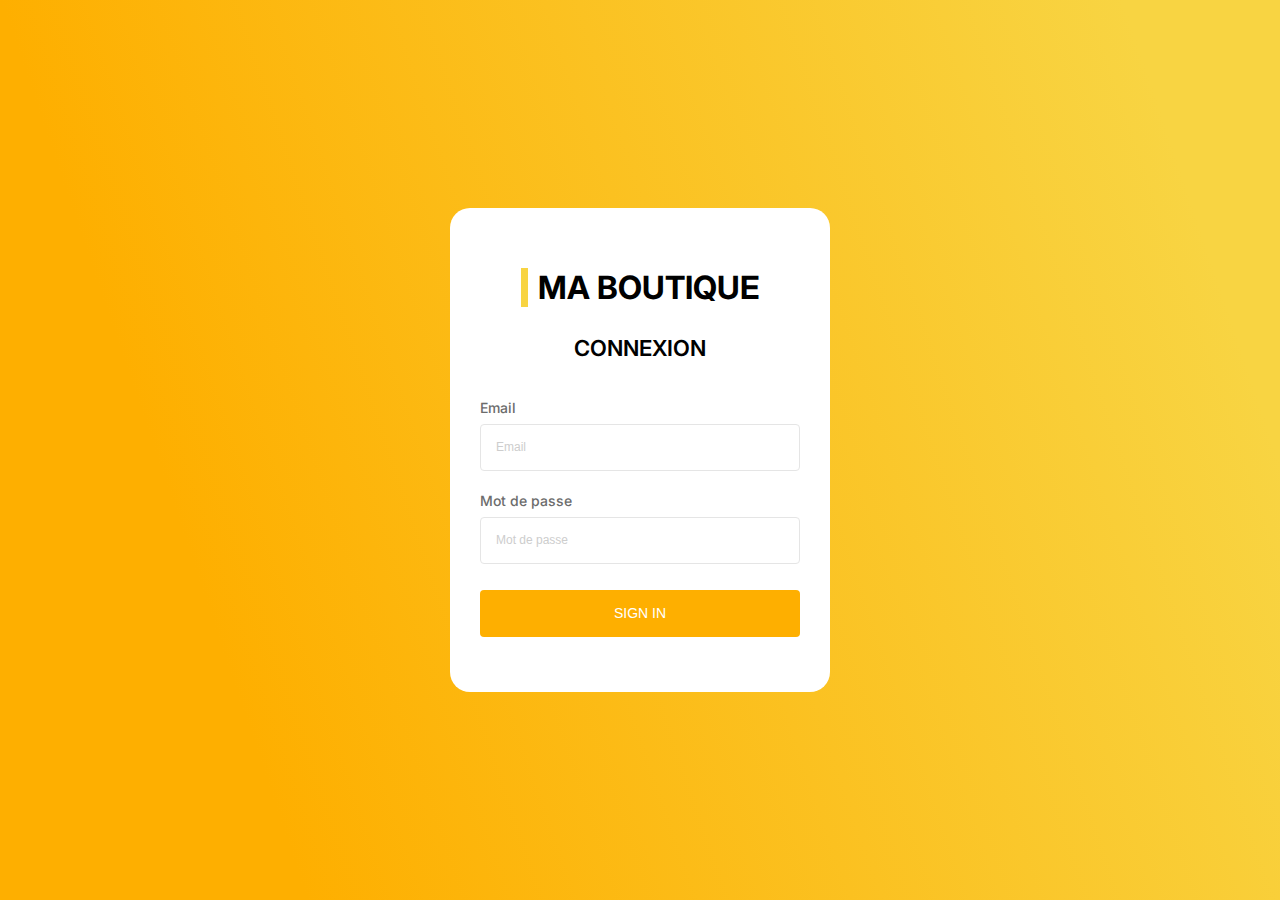
<file: html/index.html>
<!DOCTYPE html>
<html lang="en">

<head>
    <meta charset="UTF-8">
    <meta name="viewport" content="width=device-width, initial-scale=1.0">

    <!-- Google Fonts -->
    <link rel="preconnect" href="https://fonts.googleapis.com">
    <link rel="preconnect" href="https://fonts.gstatic.com" crossorigin>
    <link
        href="https://fonts.googleapis.com/css2?family=Inter:ital,opsz,wght@0,14..32,100..900;1,14..32,100..900&family=Montserrat:ital,wght@0,100..900;1,100..900&display=swap"
        rel="stylesheet">

    <title>Login</title>

    <!-- CSS -->
    <link rel="stylesheet" href="../css/style.css">
    <link rel="stylesheet" href="../css/components.css">
    <link rel="stylesheet" href="../css/pages/index.css">
</head>

<body>
    <main class="signin">
        <div class="holder">
            <div class="heading">
                <span></span>
                <h1>MA BOUTIQUE</h1>
            </div>

            <p class="typography" style="color: black; font-size: 22px; font-weight: 600">
                CONNEXION
            </p>

            <div class="signin-form">
                <div class="input-text">
                    <label for="email">Email</label>
                    <input type="email" name="email" placeholder="Email" />
                </div>
                <div class="input-text">
                    <label for="password">Mot de passe</label>
                    <input type="password" name="password" placeholder="Mot de passe" />
                </div>
                <button class="button" onclick="window.location.href='enregistrement-products.html'">SIGN IN</button>
            </div>
        </div>
    </main>
</body>

</html>
</file>
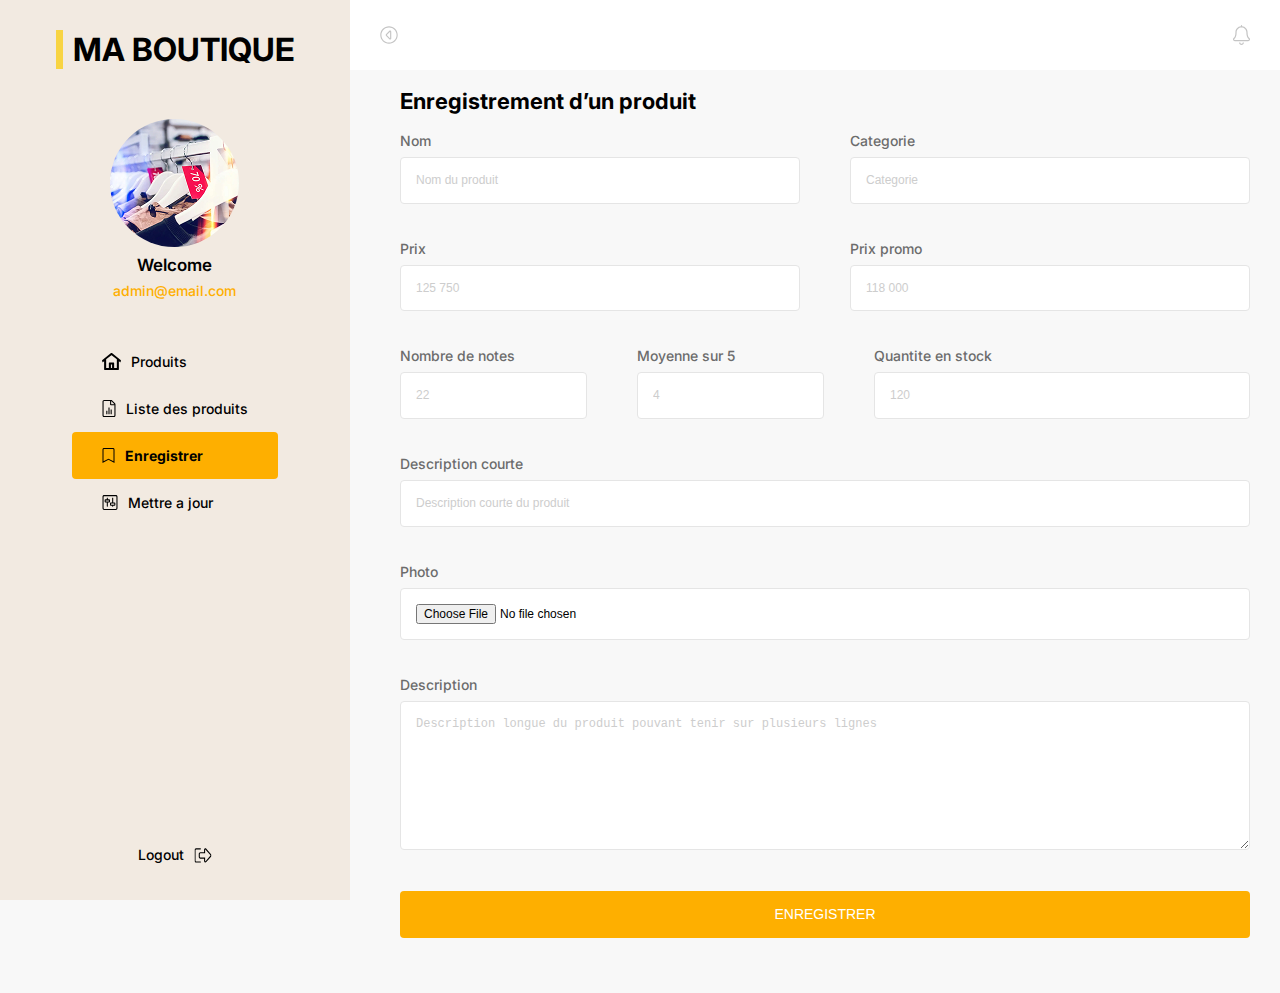
<file: html/enregistrement-products.html>
<!DOCTYPE html>
<html lang="en">

<head>
    <meta charset="UTF-8">
    <meta name="viewport" content="width=device-width, initial-scale=1.0">

    <!-- Google Fonts -->
    <link rel="preconnect" href="https://fonts.googleapis.com">
    <link rel="preconnect" href="https://fonts.gstatic.com" crossorigin>
    <link
        href="https://fonts.googleapis.com/css2?family=Inter:ital,opsz,wght@0,14..32,100..900;1,14..32,100..900&family=Montserrat:ital,wght@0,100..900;1,100..900&display=swap"
        rel="stylesheet">

    <title>Enregistrement produits</title>

    <!-- CSS -->
    <link rel="stylesheet" href="../css/style.css">
    <link rel="stylesheet" href="../css/components.css">
    <link rel="stylesheet" href="../css/pages/enregistrement_produit.css">
</head>

<body>
    <main class="enregistrement-produit">
        <!-- Sidebar -->
        <div class="sidebar">
            <aside>
                <div class="heading">
                    <span></span>
                    <h1>MA BOUTIQUE</h1>
                </div>
                <div class="profile">
                    <img src="../assets/images/shop.png" alt="Shop" />
                    <p class="typography" style="color: black; font-size: 17px; font-weight: 600; text-align: center;">
                        Welcome
                    </p>
                    <p class="typography"
                        style="color: #FEAF00; font-size: 14px; font-weight: 500; text-align: center;">
                        admin@email.com
                    </p>
                </div>

                <div class="links">
                    <a href="liste-produits.html" class="icon-link">
                        <img src="../assets/icons/dashboard.svg" alt="Dashboard" />
                        <span>Produits</span>
                    </a>
                    <a href="liste-produits.html" class="icon-link">
                        <img src="../assets/icons/products.svg" alt="Products" />
                        <span>Liste des produits</span>
                    </a>
                    <a href="enregistrement-products.html" class="icon-link active-icon-link">
                        <img src="../assets/icons/save.svg" alt="Save" />
                        <span>Enregistrer</span>
                    </a>
                    <a href="mise-a-jour-products.html" class="icon-link">
                        <img src="../assets/icons/update.svg" alt="Update" />
                        <span>Mettre a jour</span>
                    </a>
                </div>

            </aside>
            <a href="index.html" class="icon-link reversed-icon-link">
                <img src="../assets/icons/logout.svg" alt="Logout" />
                <span>Logout</span>
            </a>
        </div>

        <form class="content">
            <div class="toolbar">
                <img src="../assets/icons/arrow-left.svg" alt="Arrow left" />
                <img src="../assets/icons/bell.svg" alt="Bell" />
            </div>

            <section>
                <p class="typography" style="color: black; font-size: 22px; font-weight: 700; text-align: start;">
                    Enregistrement d’un produit
                </p>
                <div class="names">

                    <div class="input-text">
                        <label for="name">Nom</label>
                        <input type="text" name="name" placeholder="Nom du produit" />
                    </div>
                    <div class="input-text">
                        <label for="category">Categorie</label>
                        <input type="text" name="category" placeholder="Categorie" />
                    </div>
                </div>
                <div class="prices">
                    <div class="input-text">
                        <label for="price">Prix</label>
                        <input type="number" name="price" placeholder="125 750" />
                    </div>
                    <div class="input-text">
                        <label for="promoPrice">Prix promo</label>
                        <input type="number" name="promoPrice" placeholder="118 000" />
                    </div>
                </div>
                <div class="stats">
                    <div class="numbers">

                        <div class="input-text">
                            <label for="promoPrice">Nombre de notes</label>
                            <input type="number" name="promoPrice" placeholder="22" />
                        </div>
                        <div class="input-text">
                            <label for="promoPrice">Moyenne sur 5</label>
                            <input type="number" name="promoPrice" placeholder="4" />
                        </div>
                    </div>
                    <div class="input-text">
                        <label for="quantity">Quantite en stock</label>
                        <input type="number" name="quantity" placeholder="120" />
                    </div>
                </div>
                <div class="input-text">
                    <label for="shortDescription">Description courte</label>
                    <input type="text" name="shortDescription" placeholder="Description courte du produit" />
                </div>
                <div class="input-text">
                    <label for="image">Photo</label>
                    <input type="file" name="image" placeholder="photo/du/produit.jpg" />
                </div>
                <div class="input-text">
                    <label for="description">Description</label>
                    <textarea name="description" rows="8"
                        placeholder="Description longue du produit pouvant tenir sur plusieurs lignes"></textarea>
                </div>
                <button class="button" onclick="window.location.href='liste-products.html'">Enregistrer</button>
            </section>
        </form>
    </main>
</body>

</html>
</file>
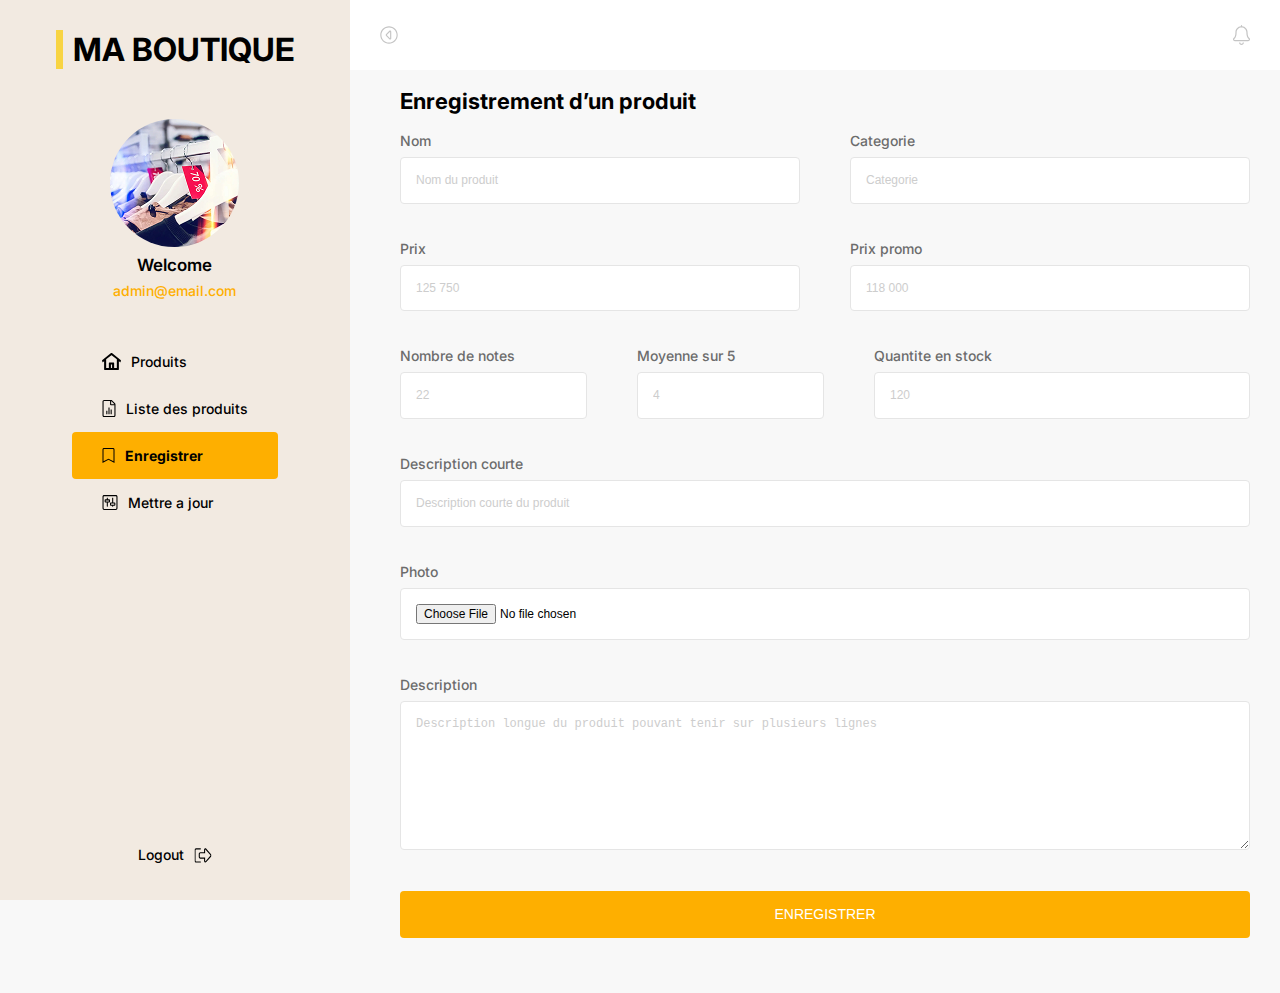
<file: html/enregistrement-produit.html>
<!DOCTYPE html>
<html lang="en">

<head>
    <meta charset="UTF-8">
    <meta name="viewport" content="width=device-width, initial-scale=1.0">

    <!-- Google Fonts -->
    <link rel="preconnect" href="https://fonts.googleapis.com">
    <link rel="preconnect" href="https://fonts.gstatic.com" crossorigin>
    <link
        href="https://fonts.googleapis.com/css2?family=Inter:ital,opsz,wght@0,14..32,100..900;1,14..32,100..900&family=Montserrat:ital,wght@0,100..900;1,100..900&display=swap"
        rel="stylesheet">

    <title>Enregistrement produits</title>

    <!-- CSS -->
    <link rel="stylesheet" href="../css/style.css">
    <link rel="stylesheet" href="../css/components.css">
    <link rel="stylesheet" href="../css/pages/enregistrement_produit.css">
</head>

<body>
    <main class="enregistrement-produit">
        <!-- Sidebar -->
        <div class="sidebar">
            <aside>
                <div class="heading">
                    <span></span>
                    <h1>MA BOUTIQUE</h1>
                </div>
                <div class="profile">
                    <img src="../assets/images/shop.png" alt="Shop" />
                    <p class="typography" style="color: black; font-size: 17px; font-weight: 600; text-align: center;">
                        Welcome
                    </p>
                    <p class="typography"
                        style="color: #FEAF00; font-size: 14px; font-weight: 500; text-align: center;">
                        admin@email.com
                    </p>
                </div>

                <div class="links">
                    <a href="liste-produits.html" class="icon-link">
                        <img src="../assets/icons/dashboard.svg" alt="Dashboard" />
                        <span>Produits</span>
                    </a>
                    <a href="liste-produits.html" class="icon-link">
                        <img src="../assets/icons/products.svg" alt="Products" />
                        <span>Liste des produits</span>
                    </a>
                    <a href="enregistrement-produit.html" class="icon-link active-icon-link">
                        <img src="../assets/icons/save.svg" alt="Save" />
                        <span>Enregistrer</span>
                    </a>
                    <a href="mise-a-jour-produit.html" class="icon-link">
                        <img src="../assets/icons/update.svg" alt="Update" />
                        <span>Mettre a jour</span>
                    </a>
                </div>

            </aside>
            <a href="index.html" class="icon-link reversed-icon-link">
                <img src="../assets/icons/logout.svg" alt="Logout" />
                <span>Logout</span>
            </a>
        </div>

        <form class="content">
            <div class="toolbar">
                <img src="../assets/icons/arrow-left.svg" alt="Arrow left" />
                <img src="../assets/icons/bell.svg" alt="Bell" />
            </div>

            <section>
                <p class="typography" style="color: black; font-size: 22px; font-weight: 700; text-align: start;">
                    Enregistrement d’un produit
                </p>
                <div class="names">

                    <div class="input-text">
                        <label for="name">Nom</label>
                        <input type="text" name="name" placeholder="Nom du produit" />
                    </div>
                    <div class="input-text">
                        <label for="category">Categorie</label>
                        <input type="text" name="category" placeholder="Categorie" />
                    </div>
                </div>
                <div class="prices">
                    <div class="input-text">
                        <label for="price">Prix</label>
                        <input type="number" name="price" placeholder="125 750" />
                    </div>
                    <div class="input-text">
                        <label for="promoPrice">Prix promo</label>
                        <input type="number" name="promoPrice" placeholder="118 000" />
                    </div>
                </div>
                <div class="stats">
                    <div class="numbers">

                        <div class="input-text">
                            <label for="promoPrice">Nombre de notes</label>
                            <input type="number" name="promoPrice" placeholder="22" />
                        </div>
                        <div class="input-text">
                            <label for="promoPrice">Moyenne sur 5</label>
                            <input type="number" name="promoPrice" placeholder="4" />
                        </div>
                    </div>
                    <div class="input-text">
                        <label for="quantity">Quantite en stock</label>
                        <input type="number" name="quantity" placeholder="120" />
                    </div>
                </div>
                <div class="input-text">
                    <label for="shortDescription">Description courte</label>
                    <input type="text" name="shortDescription" placeholder="Description courte du produit" />
                </div>
                <div class="input-text">
                    <label for="image">Photo</label>
                    <input type="file" name="image" placeholder="photo/du/produit.jpg" />
                </div>
                <div class="input-text">
                    <label for="description">Description</label>
                    <textarea name="description" rows="8"
                        placeholder="Description longue du produit pouvant tenir sur plusieurs lignes"></textarea>
                </div>
                <button class="button" onclick="window.location.href='liste-products.html'">Enregistrer</button>
            </section>
        </form>
    </main>
</body>

</html>
</file>
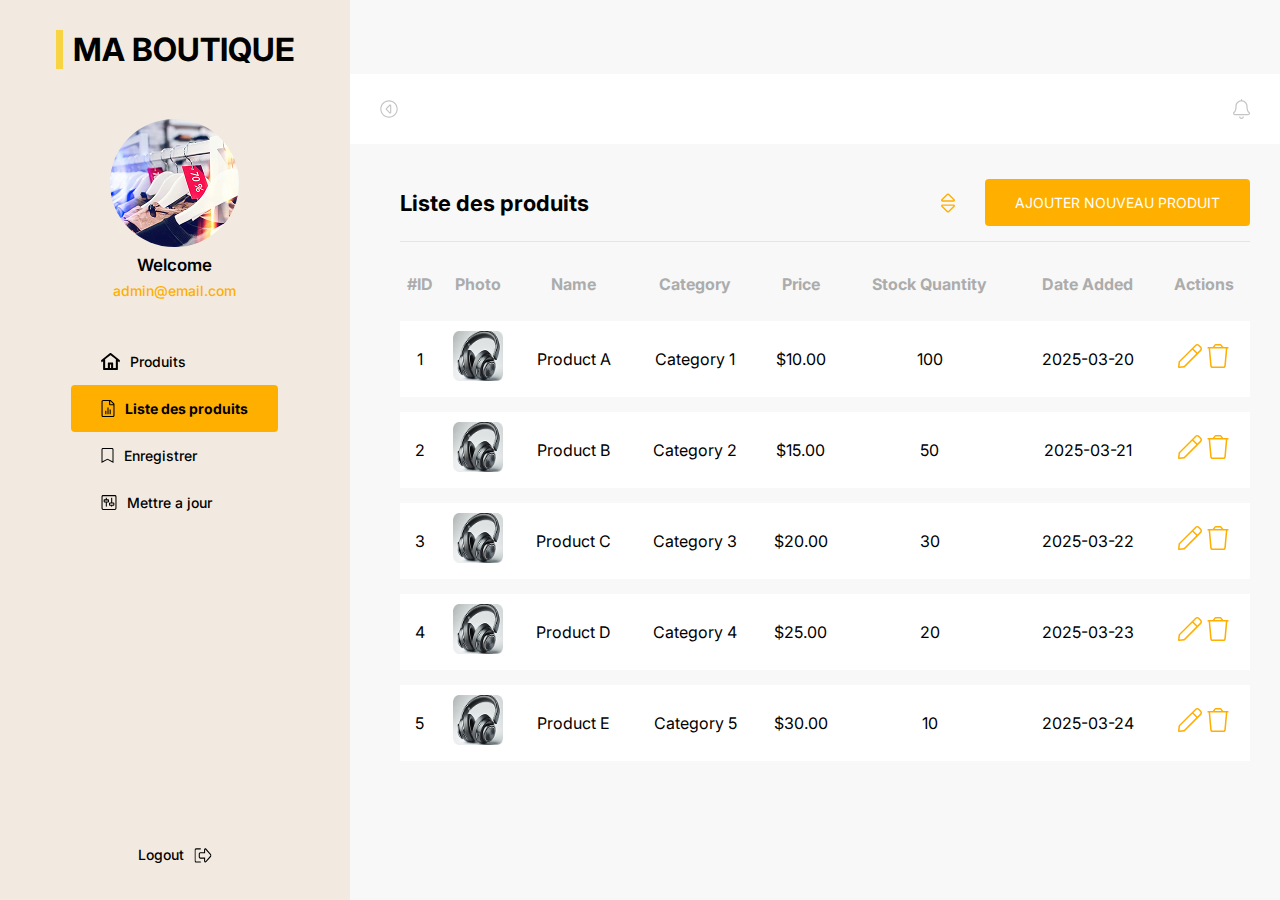
<file: html/liste-produits.html>
<!DOCTYPE html>
<html lang="en">

<head>
    <meta charset="UTF-8">
    <meta name="viewport" content="width=device-width, initial-scale=1.0">

    <!-- Google Fonts -->
    <link rel="preconnect" href="https://fonts.googleapis.com">
    <link rel="preconnect" href="https://fonts.gstatic.com" crossorigin>
    <link
        href="https://fonts.googleapis.com/css2?family=Inter:ital,opsz,wght@0,14..32,100..900;1,14..32,100..900&family=Montserrat:ital,wght@0,100..900;1,100..900&display=swap"
        rel="stylesheet">

    <title>Liste produits</title>

    <!-- CSS -->
    <link rel="stylesheet" href="../css/style.css">
    <link rel="stylesheet" href="../css/components.css">
    <link rel="stylesheet" href="../css/pages/liste_produit.css">
</head>

<body>
    <main class="liste-produits">
        <!-- Sidebar -->
        <div class="sidebar">
            <aside>
                <div class="heading">
                    <span></span>
                    <h1>MA BOUTIQUE</h1>
                </div>
                <div class="profile">
                    <img src="../assets/images/shop.png" alt="Shop" />
                    <p class="typography" style="color: black; font-size: 17px; font-weight: 600; text-align: center;">
                        Welcome
                    </p>
                    <p class="typography"
                        style="color: #FEAF00; font-size: 14px; font-weight: 500; text-align: center;">
                        admin@email.com
                    </p>
                </div>

                <div class="links">
                    <a href="liste-produits.html" class="icon-link">
                        <img src="../assets/icons/dashboard.svg" alt="Dashboard" />
                        <span>Produits</span>
                    </a>
                    <a href="liste-produits.html" class="icon-link active-icon-link">
                        <img src="../assets/icons/products.svg" alt="Products" />
                        <span>Liste des produits</span>
                    </a>
                    <a href="enregistrement-produit.html" class="icon-link">
                        <img src="../assets/icons/save.svg" alt="Save" />
                        <span>Enregistrer</span>
                    </a>
                    <a href="mise-a-jour-produit.html" class="icon-link">
                        <img src="../assets/icons/update.svg" alt="Update" />
                        <span>Mettre a jour</span>
                    </a>
                </div>

            </aside>
            <a href="index.html" class="icon-link reversed-icon-link">
                <img src="../assets/icons/logout.svg" alt="Logout" />
                <span>Logout</span>
            </a>
        </div>

        <form class="content">
            <div class="toolbar">
                <img src="../assets/icons/arrow-left.svg" alt="Arrow left" />
                <img src="../assets/icons/bell.svg" alt="Bell" />
            </div>

            <section>
                <div class="action-heading">
                    <p class="typography" style="color: black; font-size: 22px; font-weight: 700; text-align: start;">
                        Liste des produits
                    </p>
                    <div class="action">
                        <img src="../assets/icons/sort.svg" alt="Sort icon">
                        <a class="button" onclick="window.location.href='enregistrement-produit.html'">AJOUTER NOUVEAU PRODUIT</a>
                    </div>
                </div>


                <table class="products-table">
                    <thead>
                        <tr>
                            <th>#ID</th>
                            <th>Photo</th>
                            <th>Name</th>
                            <th>Category</th>
                            <th>Price</th>
                            <th>Stock Quantity</th>
                            <th>Date Added</th>
                            <th>Actions</th>
                        </tr>
                    </thead>
                    <tbody>
                        <tr>
                            <td>1</td>
                            <td><img src="../assets/images/product.png" alt="Product 1"
                                    style="width: 50px; height: 50px;"></td>
                            <td>Product A</td>
                            <td>Category 1</td>
                            <td>$10.00</td>
                            <td>100</td>
                            <td>2025-03-20</td>
                            <td>
                                <img src="../assets/icons/edit.svg" alt="Edit icon" class="action-icon" onclick="window.location.href='mise-a-jour-produit.html'">
                                <img src="../assets/icons/delete.svg" alt="Delete icon" class="action-icon"
                                    onclick="openModal()">
                            </td>
                        </tr>
                        <tr>
                            <td>2</td>
                            <td><img src="../assets/images/product.png" alt="Product 2"
                                    style="width: 50px; height: 50px;"></td>
                            <td>Product B</td>
                            <td>Category 2</td>
                            <td>$15.00</td>
                            <td>50</td>
                            <td>2025-03-21</td>
                            <td>
                                <img src="../assets/icons/edit.svg" alt="Edit icon" class="action-icon" onclick="window.location.href='mise-a-jour-produit.html'">
                                <img src="../assets/icons/delete.svg" alt="Delete icon" class="action-icon"
                                    onclick="openModal()">
                            </td>
                        </tr>
                        <tr>
                            <td>3</td>
                            <td><img src="../assets/images/product.png" alt="Product 3"
                                    style="width: 50px; height: 50px;"></td>
                            <td>Product C</td>
                            <td>Category 3</td>
                            <td>$20.00</td>
                            <td>30</td>
                            <td>2025-03-22</td>
                            <td>
                                <img src="../assets/icons/edit.svg" alt="Edit icon" class="action-icon" onclick="window.location.href='mise-a-jour-produit.html'">
                                <img src="../assets/icons/delete.svg" alt="Delete icon" class="action-icon"
                                    onclick="openModal()">
                            </td>
                        </tr>
                        <tr>
                            <td>4</td>
                            <td><img src="../assets/images/product.png" alt="Product 4"
                                    style="width: 50px; height: 50px;"></td>
                            <td>Product D</td>
                            <td>Category 4</td>
                            <td>$25.00</td>
                            <td>20</td>
                            <td>2025-03-23</td>
                            <td>
                                <img src="../assets/icons/edit.svg" alt="Edit icon" class="action-icon" onclick="window.location.href='mise-a-jour-produit.html'">
                                <img src="../assets/icons/delete.svg" alt="Delete icon" class="action-icon"
                                    onclick="openModal()">
                            </td>
                        </tr>
                        <tr>
                            <td>5</td>
                            <td><img src="../assets/images/product.png" alt="Product 5"
                                    style="width: 50px; height: 50px;"></td>
                            <td>Product E</td>
                            <td>Category 5</td>
                            <td>$30.00</td>
                            <td>10</td>
                            <td>2025-03-24</td>
                            <td>
                                <img src="../assets/icons/edit.svg" alt="Edit icon" class="action-icon" onclick="window.location.href='mise-a-jour-produit.html'">
                                <img src="../assets/icons/delete.svg" alt="Delete icon" class="action-icon"
                                    onclick="openModal()">
                            </td>
                        </tr>
                    </tbody>
                </table>
            </section>
        </form>
    </main>

    <!-- Modal -->
    <main class="modal">
        <div class="content">
            <div class="action-heading" style="border:none;">
                <div class="heading">
                    <span style="background-color: #EA4637;"></span>
                    <h1>MA BOUTIQUE</h1>
                </div>
                <img src="../assets/icons/close.svg" alt="Close" class="action-icon" onclick="closeModal()" />
            </div>

            <p class="typography" style="color: black; font-size: 16px; font-weight: 600; text-align: start;">
                Confirmer la suppression du produit.
            </p>

            <div class='input-text input-text-inlined'>
                <label for='name'>Name</label>
                <input type='text' name='name' placeholder='Headphone' />
            </div>

            <button style="background-color: #EA4637;width: 80%;margin: 0 auto;" class="button"
                onclick="window.location.href='liste-produits.html'">CONFIRMER</button>

        </div>
    </main>
    <script src="../js/script.js"></script>
</body>

</html>
</file>
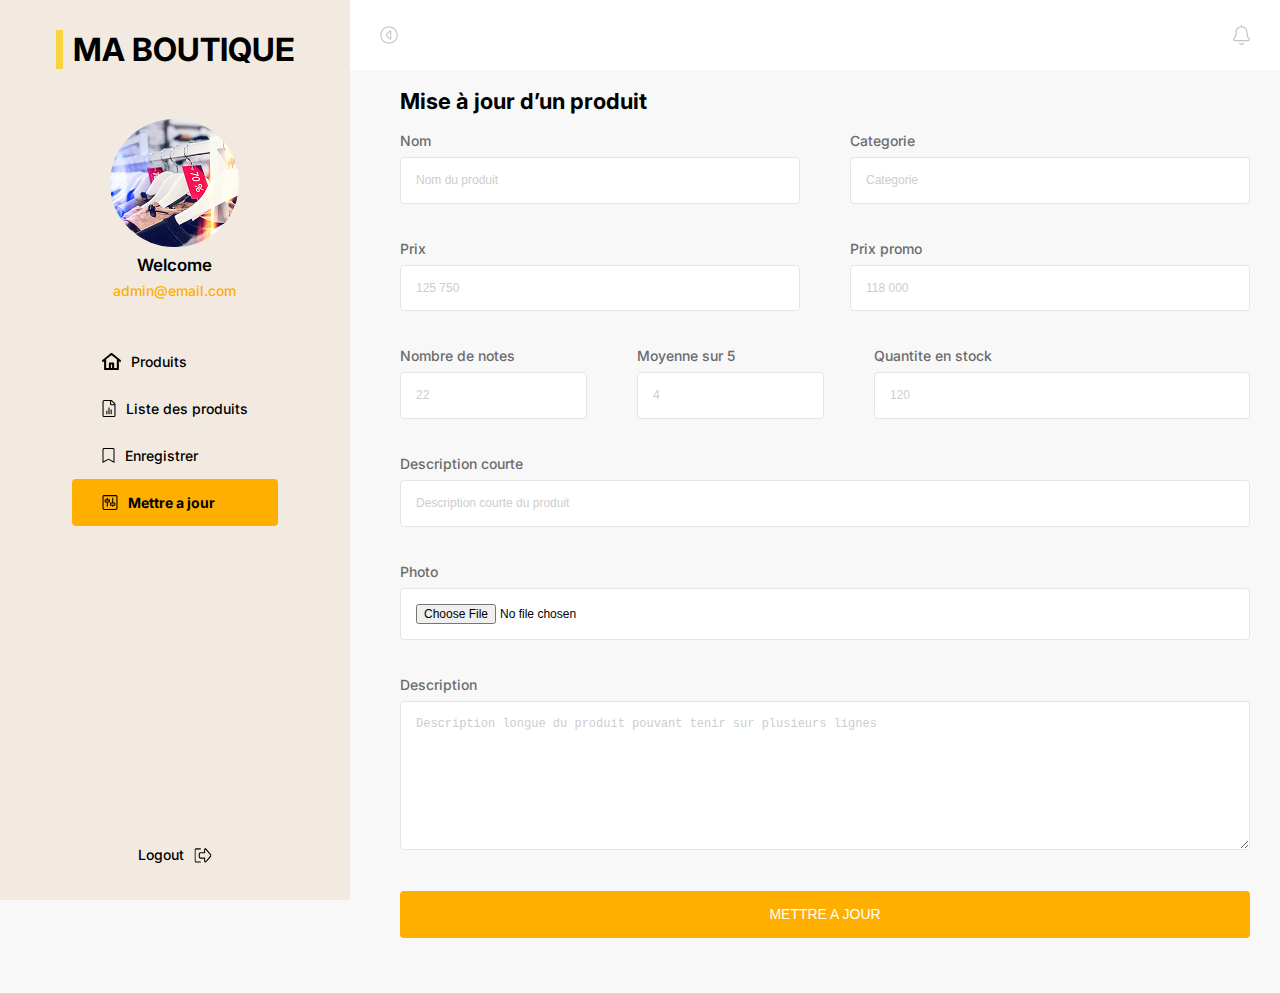
<file: html/mise-a-jour-produit.html>
<!DOCTYPE html>
<html lang="en">

<head>
    <meta charset="UTF-8">
    <meta name="viewport" content="width=device-width, initial-scale=1.0">

    <!-- Google Fonts -->
    <link rel="preconnect" href="https://fonts.googleapis.com">
    <link rel="preconnect" href="https://fonts.gstatic.com" crossorigin>
    <link
        href="https://fonts.googleapis.com/css2?family=Inter:ital,opsz,wght@0,14..32,100..900;1,14..32,100..900&family=Montserrat:ital,wght@0,100..900;1,100..900&display=swap"
        rel="stylesheet">

    <title>Enregistrement produits</title>

    <!-- CSS -->
    <link rel="stylesheet" href="../css/style.css">
    <link rel="stylesheet" href="../css/components.css">
    <link rel="stylesheet" href="../css/pages/enregistrement_produit.css">
</head>

<body>
    <main class="enregistrement-produit">
        <!-- Sidebar -->
        <div class="sidebar">
            <aside>
                <div class="heading">
                    <span></span>
                    <h1>MA BOUTIQUE</h1>
                </div>
                <div class="profile">
                    <img src="../assets/images/shop.png" alt="Shop" />
                    <p class="typography" style="color: black; font-size: 17px; font-weight: 600; text-align: center;">
                        Welcome
                    </p>
                    <p class="typography"
                        style="color: #FEAF00; font-size: 14px; font-weight: 500; text-align: center;">
                        admin@email.com
                    </p>
                </div>

                <div class="links">
                    <a href="liste-produits.html" class="icon-link">
                        <img src="../assets/icons/dashboard.svg" alt="Dashboard" />
                        <span>Produits</span>
                    </a>
                    <a href="liste-produits.html" class="icon-link">
                        <img src="../assets/icons/products.svg" alt="Products" />
                        <span>Liste des produits</span>
                    </a>
                    <a href="enregistrement-produit.html" class="icon-link">
                        <img src="../assets/icons/save.svg" alt="Save" />
                        <span>Enregistrer</span>
                    </a>
                    <a href="mise-a-jour-produit.html" class="icon-link active-icon-link">
                        <img src="../assets/icons/update.svg" alt="Update" />
                        <span>Mettre a jour</span>
                    </a>
                </div>

            </aside>
            <a href="index.html" class="icon-link reversed-icon-link">
                <img src="../assets/icons/logout.svg" alt="Logout" />
                <span>Logout</span>
            </a>
        </div>

        <form class="content">
            <div class="toolbar">
                <img src="../assets/icons/arrow-left.svg" alt="Arrow left" />
                <img src="../assets/icons/bell.svg" alt="Bell" />
            </div>

            <section>
                <p class="typography" style="color: black; font-size: 22px; font-weight: 700; text-align: start;">
                    Mise à jour d’un produit
                </p>
                <div class="names">

                    <div class="input-text">
                        <label for="name">Nom</label>
                        <input type="text" name="name" placeholder="Nom du produit" />
                    </div>
                    <div class="input-text">
                        <label for="category">Categorie</label>
                        <input type="text" name="category" placeholder="Categorie" />
                    </div>
                </div>
                <div class="prices">
                    <div class="input-text">
                        <label for="price">Prix</label>
                        <input type="number" name="price" placeholder="125 750" />
                    </div>
                    <div class="input-text">
                        <label for="promoPrice">Prix promo</label>
                        <input type="number" name="promoPrice" placeholder="118 000" />
                    </div>
                </div>
                <div class="stats">
                    <div class="numbers">

                        <div class="input-text">
                            <label for="promoPrice">Nombre de notes</label>
                            <input type="number" name="promoPrice" placeholder="22" />
                        </div>
                        <div class="input-text">
                            <label for="promoPrice">Moyenne sur 5</label>
                            <input type="number" name="promoPrice" placeholder="4" />
                        </div>
                    </div>
                    <div class="input-text">
                        <label for="quantity">Quantite en stock</label>
                        <input type="number" name="quantity" placeholder="120" />
                    </div>
                </div>
                <div class="input-text">
                    <label for="shortDescription">Description courte</label>
                    <input type="text" name="shortDescription" placeholder="Description courte du produit" />
                </div>
                <div class="input-text">
                    <label for="image">Photo</label>
                    <input type="file" name="image" placeholder="photo/du/produit.jpg" />
                </div>
                <div class="input-text">
                    <label for="description">Description</label>
                    <textarea name="description" rows="8"
                        placeholder="Description longue du produit pouvant tenir sur plusieurs lignes"></textarea>
                </div>
                <button class="button" onclick="window.location.href='liste-products.html'">Mettre a jour</button>
            </section>
        </form>
    </main>
</body>

</html>
</file>
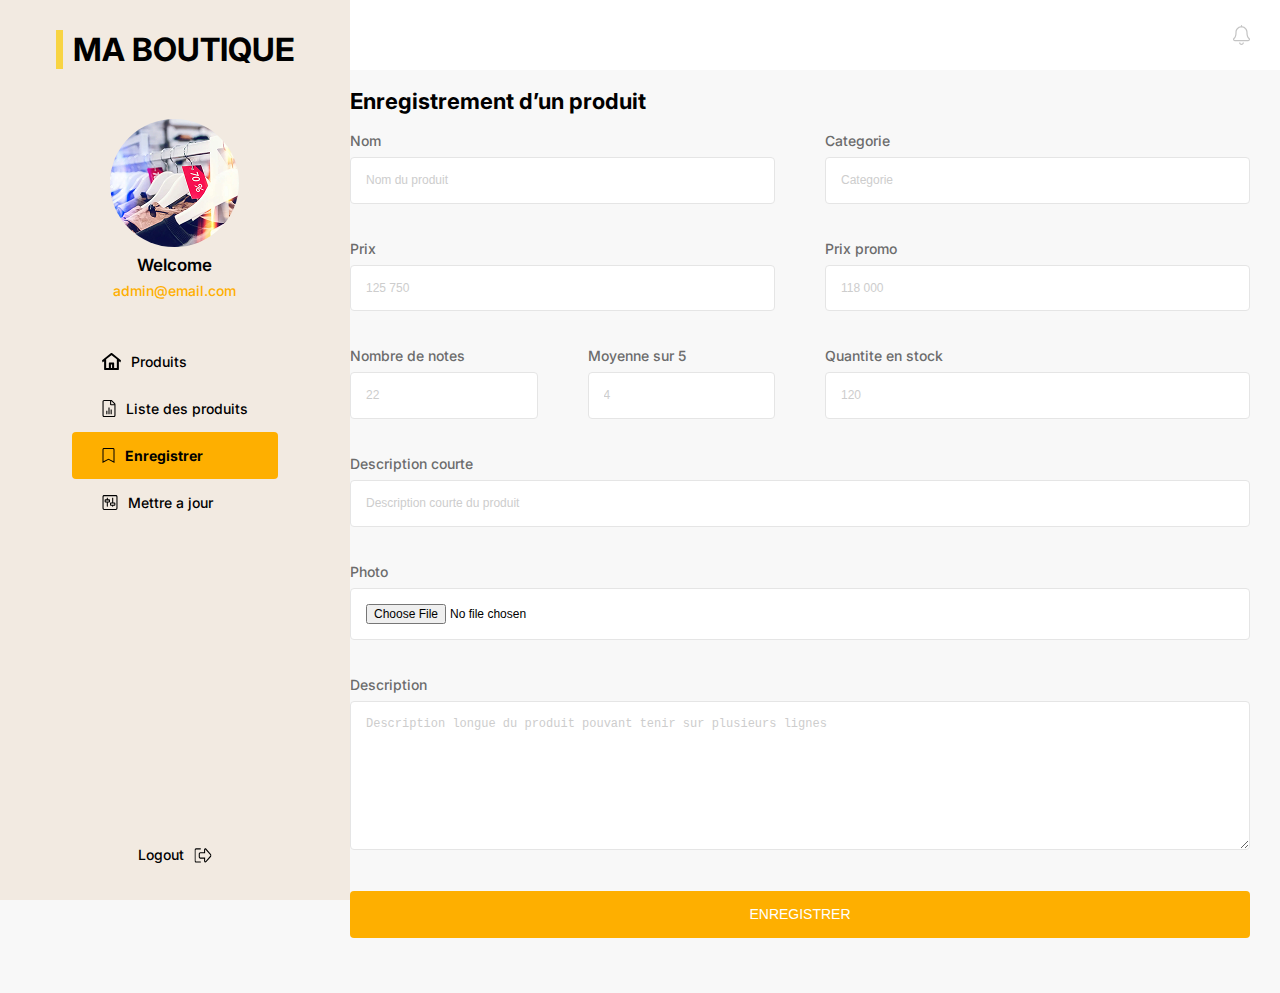
<file: html/admin/enregistrement-produit.html>
<!DOCTYPE html>
<html lang="en">

<head>
    <meta charset="UTF-8">
    <meta name="viewport" content="width=device-width, initial-scale=1.0">

    <!-- Google Fonts -->
    <link rel="preconnect" href="https://fonts.googleapis.com">
    <link rel="preconnect" href="https://fonts.gstatic.com" crossorigin>
    <link
        href="https://fonts.googleapis.com/css2?family=Inter:ital,opsz,wght@0,14..32,100..900;1,14..32,100..900&family=Montserrat:ital,wght@0,100..900;1,100..900&display=swap"
        rel="stylesheet">

    <title>Enregistrement produits</title>

    <!-- CSS -->
    <link rel="stylesheet" href="../../css/style.css">
    <link rel="stylesheet" href="../../css/components.css">
    <link rel="stylesheet" href="../../css/pages/admin/enregistrement_produit.css">
</head>

<body>
    <main class="enregistrement-produit">
        <!-- Sidebar -->
        <div class="sidebar">
            <aside>
                <div class="heading">
                    <span></span>
                    <h1>MA BOUTIQUE</h1>
                </div>
                <div class="profile">
                    <img src="../../assets/images/shop.png" alt="Shop" />
                    <p class="typography" style="color: black; font-size: 17px; font-weight: 600; text-align: center;">
                        Welcome
                    </p>
                    <p class="typography"
                        style="color: #FEAF00; font-size: 14px; font-weight: 500; text-align: center;">
                        admin@email.com
                    </p>
                </div>

                <div class="links">
                    <a href="../admin/liste-produits.html" class="icon-link">
                        <img src="../../assets/icons/dashboard.svg" alt="Dashboard" />
                        <span>Produits</span>
                    </a>
                    <a href="../admin/liste-produits.html" class="icon-link">
                        <img src="../../assets/icons/products.svg" alt="Products" />
                        <span>Liste des produits</span>
                    </a>
                    <a href="../admin/enregistrement-produit.html" class="icon-link active-icon-link">
                        <img src="../../assets/icons/save.svg" alt="Save" />
                        <span>Enregistrer</span>
                    </a>
                    <a href="../admin/mise-a-jour-produit.html" class="icon-link">
                        <img src="../../assets/icons/update.svg" alt="Update" />
                        <span>Mettre a jour</span>
                    </a>
                </div>

            </aside>
            <a href="../index.html" class="icon-link reversed-icon-link">
                <img src="../../assets/icons/logout.svg" alt="Logout" />
                <span>Logout</span>
            </a>
        </div>

        <form class="content">
            <div class="toolbar">
                <img src="../../assets/icons/arrow-left.svg" alt="Arrow left" />
                <img src="../../assets/icons/bell.svg" alt="Bell" />
            </div>

            <section>
                <p class="typography" style="color: black; font-size: 22px; font-weight: 700; text-align: start;">
                    Enregistrement d’un produit
                </p>
                <div class="names">

                    <div class="input-text">
                        <label for="name">Nom</label>
                        <input type="text" name="name" placeholder="Nom du produit" />
                    </div>
                    <div class="input-text">
                        <label for="category">Categorie</label>
                        <input type="text" name="category" placeholder="Categorie" />
                    </div>
                </div>
                <div class="prices">
                    <div class="input-text">
                        <label for="price">Prix</label>
                        <input type="number" name="price" placeholder="125 750" />
                    </div>
                    <div class="input-text">
                        <label for="promoPrice">Prix promo</label>
                        <input type="number" name="promoPrice" placeholder="118 000" />
                    </div>
                </div>
                <div class="stats">
                    <div class="numbers">

                        <div class="input-text">
                            <label for="promoPrice">Nombre de notes</label>
                            <input type="number" name="promoPrice" placeholder="22" />
                        </div>
                        <div class="input-text">
                            <label for="promoPrice">Moyenne sur 5</label>
                            <input type="number" name="promoPrice" placeholder="4" />
                        </div>
                    </div>
                    <div class="input-text">
                        <label for="quantity">Quantite en stock</label>
                        <input type="number" name="quantity" placeholder="120" />
                    </div>
                </div>
                <div class="input-text">
                    <label for="shortDescription">Description courte</label>
                    <input type="text" name="shortDescription" placeholder="Description courte du produit" />
                </div>
                <div class="input-text">
                    <label for="image">Photo</label>
                    <input type="file" name="image" placeholder="photo/du/produit.jpg" />
                </div>
                <div class="input-text">
                    <label for="description">Description</label>
                    <textarea name="description" rows="8"
                        placeholder="Description longue du produit pouvant tenir sur plusieurs lignes"></textarea>
                </div>
                <button class="button" onclick="window.location.href='liste-products.html'">Enregistrer</button>
            </section>
        </form>
    </main>
</body>

</html>
</file>
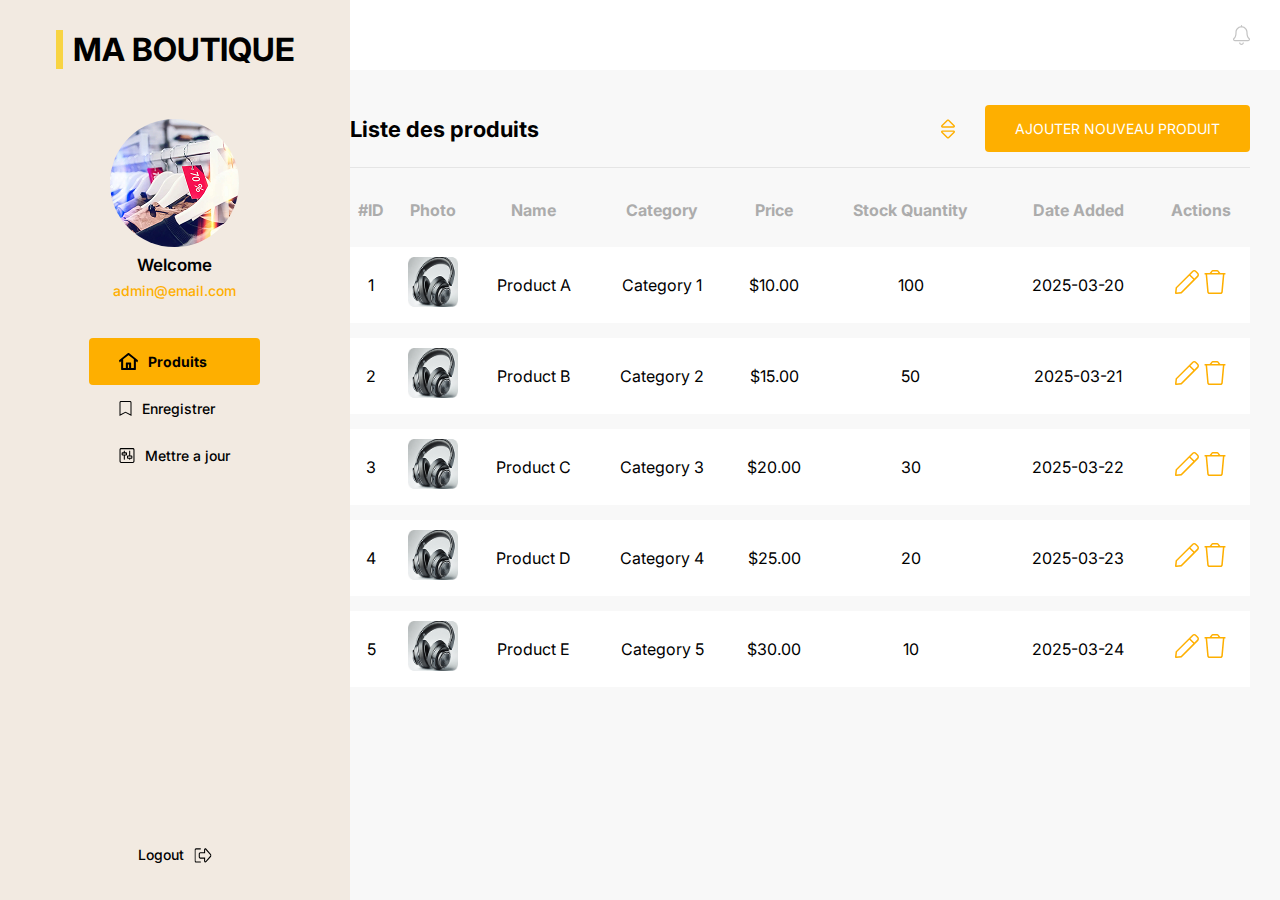
<file: html/admin/liste-produits.html>
<!DOCTYPE html>
<html lang="en">

<head>
    <meta charset="UTF-8">
    <meta name="viewport" content="width=device-width, initial-scale=1.0">

    <!-- Google Fonts -->
    <link rel="preconnect" href="https://fonts.googleapis.com">
    <link rel="preconnect" href="https://fonts.gstatic.com" crossorigin>
    <link
        href="https://fonts.googleapis.com/css2?family=Inter:ital,opsz,wght@0,14..32,100..900;1,14..32,100..900&family=Montserrat:ital,wght@0,100..900;1,100..900&display=swap"
        rel="stylesheet">

    <title>Liste produits</title>

    <!-- CSS -->
    <link rel="stylesheet" href="../../css/style.css">
    <link rel="stylesheet" href="../../css/components.css">
    <link rel="stylesheet" href="../../css/pages/admin/liste_produit.css">
</head>

<body>
    <main class="liste-produits">
        <!-- Sidebar -->
        <div class="sidebar">
            <aside>
                <div class="heading">
                    <span></span>
                    <h1>MA BOUTIQUE</h1>
                </div>
                <div class="profile">
                    <img src="../../assets/images/shop.png" alt="Shop" />
                    <p class="typography" style="color: black; font-size: 17px; font-weight: 600; text-align: center;">
                        Welcome
                    </p>
                    <p class="typography"
                        style="color: #FEAF00; font-size: 14px; font-weight: 500; text-align: center;">
                        admin@email.com
                    </p>
                </div>

                <div class="links">
                    <a href="../admin/liste-produits.html" class="icon-link active-icon-link">
                        <img src="../../assets/icons/dashboard.svg" alt="Products" />
                        <span>Produits</span>
                    </a>
                    <a href="../admin/enregistrement-produit.html" class="icon-link">
                        <img src="../../assets/icons/save.svg" alt="Save" />
                        <span>Enregistrer</span>
                    </a>
                    <a href="../admin/mise-a-jour-produit.html" class="icon-link">
                        <img src="../../assets/icons/update.svg" alt="Update" />
                        <span>Mettre a jour</span>
                    </a>
                </div>

            </aside>
            <a href="../index.html" class="icon-link reversed-icon-link">
                <img src="../../assets/icons/logout.svg" alt="Logout" />
                <span>Logout</span>
            </a>
        </div>

        <form class="content">
            <div class="toolbar">
                <img src="../../assets/icons/arrow-left.svg" alt="Arrow left" />
                <img src="../../assets/icons/bell.svg" alt="Bell" />
            </div>

            <section>
                <div class="action-heading">
                    <p class="typography" style="color: black; font-size: 22px; font-weight: 700; text-align: start;">
                        Liste des produits
                    </p>
                    <div class="action">
                        <img src="../../assets/icons/sort.svg" alt="Sort icon">
                        <a class="button" onclick="window.location.href='enregistrement-produit.html'">AJOUTER NOUVEAU PRODUIT</a>
                    </div>
                </div>


                <table class="products-table">
                    <thead>
                        <tr>
                            <th>#ID</th>
                            <th>Photo</th>
                            <th>Name</th>
                            <th>Category</th>
                            <th>Price</th>
                            <th>Stock Quantity</th>
                            <th>Date Added</th>
                            <th>Actions</th>
                        </tr>
                    </thead>
                    <tbody>
                        <tr>
                            <td>1</td>
                            <td><img src="../../assets/images/product.png" alt="Product 1"
                                    style="width: 50px; height: 50px;"></td>
                            <td>Product A</td>
                            <td>Category 1</td>
                            <td>$10.00</td>
                            <td>100</td>
                            <td>2025-03-20</td>
                            <td>
                                <img src="../../assets/icons/edit.svg" alt="Edit icon" class="action-icon" onclick="window.location.href='../admin/mise-a-jour-produit.html'">
                                <img src="../../assets/icons/delete.svg" alt="Delete icon" class="action-icon"
                                    onclick="openModal()">
                            </td>
                        </tr>
                        <tr>
                            <td>2</td>
                            <td><img src="../../assets/images/product.png" alt="Product 2"
                                    style="width: 50px; height: 50px;"></td>
                            <td>Product B</td>
                            <td>Category 2</td>
                            <td>$15.00</td>
                            <td>50</td>
                            <td>2025-03-21</td>
                            <td>
                                <img src="../../assets/icons/edit.svg" alt="Edit icon" class="action-icon" onclick="window.location.href='../admin/mise-a-jour-produit.html'">
                                <img src="../../assets/icons/delete.svg" alt="Delete icon" class="action-icon"
                                    onclick="openModal()">
                            </td>
                        </tr>
                        <tr>
                            <td>3</td>
                            <td><img src="../../assets/images/product.png" alt="Product 3"
                                    style="width: 50px; height: 50px;"></td>
                            <td>Product C</td>
                            <td>Category 3</td>
                            <td>$20.00</td>
                            <td>30</td>
                            <td>2025-03-22</td>
                            <td>
                                <img src="../../assets/icons/edit.svg" alt="Edit icon" class="action-icon" onclick="window.location.href='../admin/mise-a-jour-produit.html'">
                                <img src="../../assets/icons/delete.svg" alt="Delete icon" class="action-icon"
                                    onclick="openModal()">
                            </td>
                        </tr>
                        <tr>
                            <td>4</td>
                            <td><img src="../../assets/images/product.png" alt="Product 4"
                                    style="width: 50px; height: 50px;"></td>
                            <td>Product D</td>
                            <td>Category 4</td>
                            <td>$25.00</td>
                            <td>20</td>
                            <td>2025-03-23</td>
                            <td>
                                <img src="../../assets/icons/edit.svg" alt="Edit icon" class="action-icon" onclick="window.location.href='../admin/mise-a-jour-produit.html'">
                                <img src="../../assets/icons/delete.svg" alt="Delete icon" class="action-icon"
                                    onclick="openModal()">
                            </td>
                        </tr>
                        <tr>
                            <td>5</td>
                            <td><img src="../../assets/images/product.png" alt="Product 5"
                                    style="width: 50px; height: 50px;"></td>
                            <td>Product E</td>
                            <td>Category 5</td>
                            <td>$30.00</td>
                            <td>10</td>
                            <td>2025-03-24</td>
                            <td>
                                <img src="../../assets/icons/edit.svg" alt="Edit icon" class="action-icon" onclick="window.location.href='../admin/mise-a-jour-produit.html'">
                                <img src="../../assets/icons/delete.svg" alt="Delete icon" class="action-icon"
                                    onclick="openModal()">
                            </td>
                        </tr>
                    </tbody>
                </table>
            </section>
        </form>
    </main>

    <!-- Modal -->
    <main class="modal">
        <div class="content">
            <div class="action-heading" style="border:none;">
                <div class="heading">
                    <span style="background-color: #EA4637;"></span>
                    <h1>MA BOUTIQUE</h1>
                </div>
                <img src="../../assets/icons/close.svg" alt="Close" class="action-icon" onclick="closeModal()" />
            </div>

            <p class="typography" style="color: black; font-size: 16px; font-weight: 600; text-align: start;">
                Confirmer la suppression du produit.
            </p>

            <div class='input-text input-text-inlined'>
                <label for='name'>Name</label>
                <input type='text' name='name' placeholder='Headphone' />
            </div>

            <button style="background-color: #EA4637;width: 80%;margin: 0 auto;" class="button"
                onclick="window.location.href='liste-produits.html'">CONFIRMER</button>

        </div>
    </main>
    <script src="../../js/script.js"></script>
</body>

</html>
</file>
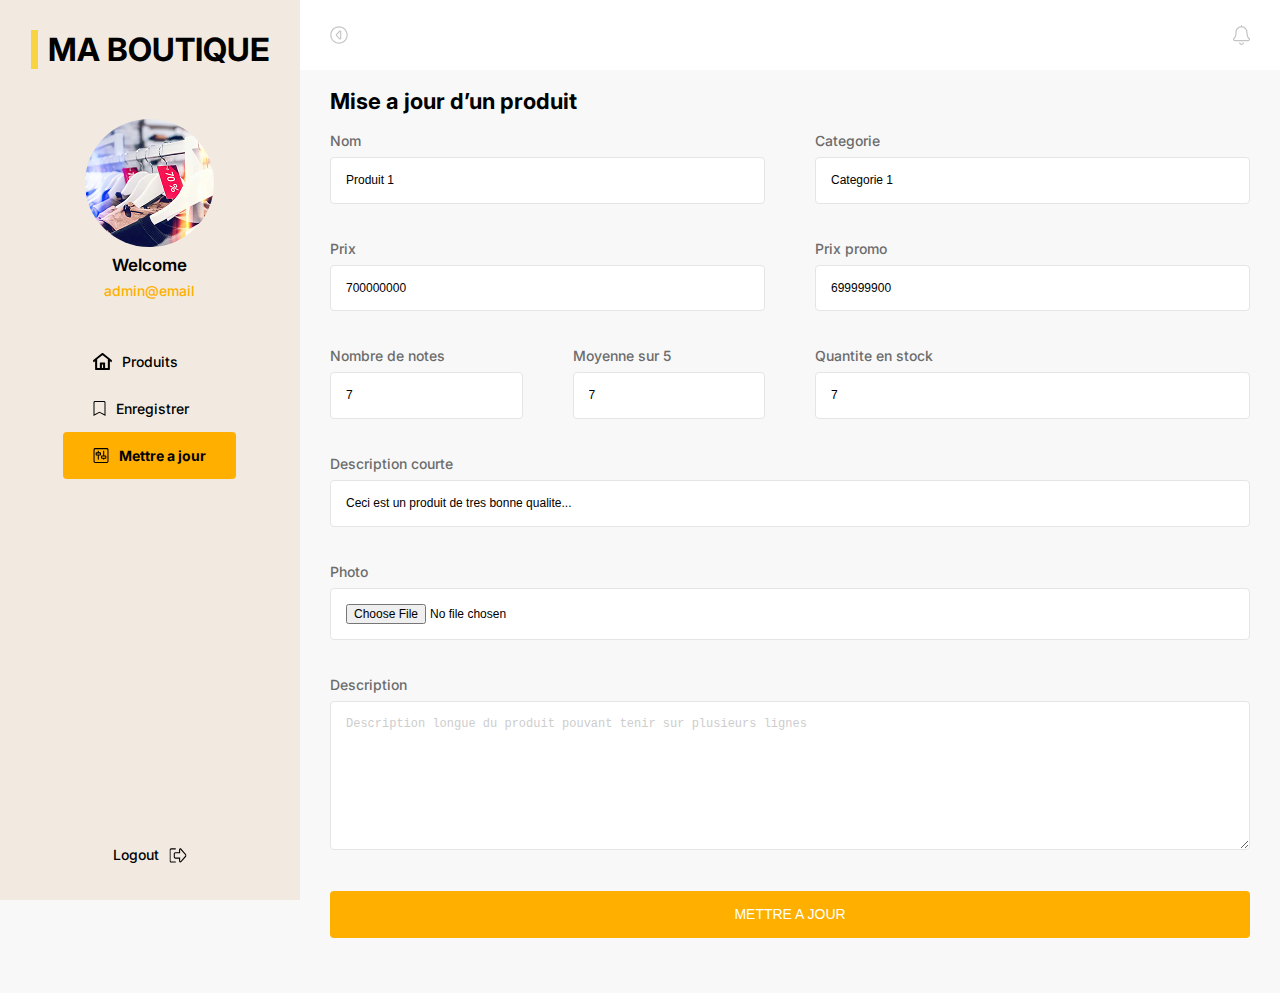
<file: html/admin/mise-a-jour-produit.html>
<!DOCTYPE html>
<html lang="en">

<head>
    <meta charset="UTF-8">
    <meta name="viewport" content="width=device-width, initial-scale=1.0">

    <!-- Google Fonts -->
    <link rel="preconnect" href="https://fonts.googleapis.com">
    <link rel="preconnect" href="https://fonts.gstatic.com" crossorigin>
    <link
        href="https://fonts.googleapis.com/css2?family=Inter:ital,opsz,wght@0,14..32,100..900;1,14..32,100..900&family=Montserrat:ital,wght@0,100..900;1,100..900&display=swap"
        rel="stylesheet">

    <title>Mise a jour Produit</title>

    <!-- CSS -->
    <link rel="stylesheet" href="../../css/composants.css">
    <link rel="stylesheet" href="../../css/style.css">
    <link rel="stylesheet" href="../../css/pages/admin/enregistrement-produit.css">
</head>

<body>
    <main class="enregistrement-produit">
        <!-- Sidebar -->
        <div class="sidebar">
            <aside>
                <div class="heading">
                    <span></span>
                    <h1>MA BOUTIQUE</h1>
                </div>

                <div class="profile">
                    <img src="../../assets/images/shop.png" alt="profile">
                    <p class="typography" style="color: black; font-size: 17px; font-weight:600; text-align: center;">
                        Welcome
                    </p>
                    <p class="typography" style="color: #FEAF00; font-size: 14px; font-weight:500; text-align: center;">
                        admin@email
                    </p>
                </div>

                <div class="links">
                    <a href="../admin/liste-produits.html" class="icon-link">
                        <img src="../../assets/icons/dashboard.svg" alt="dashboard">
                        <span>Produits</span>
                    </a>
                    <a href="../admin/enregistrement-produit.html" class="icon-link">
                        <img src="../../assets/icons/save.svg" alt="create">
                        <span>Enregistrer</span>
                    </a>
                    <a href="#" class="icon-link active-icon-link">
                        <img src="../../assets/icons/update.svg" alt="update">
                        <span>Mettre a jour</span>
                    </a>
                </div>
            </aside>


            <a href="../index.html" class="icon-link reversed-icon-link">
                <img src="../../assets/icons/logout.svg" alt="logout">
                <span>Logout</span>
            </a>
        </div>

        <form class="content">
            <div class="toolbar">
                <img src="../../assets/icons/arrow-left.svg" alt="Arrow left">
                <img src="../../assets/icons/bell.svg" alt="Bell">
            </div>

            <section>
                <p class="typography" style="color: black; font-size: 22px; font-weight: 700; text-align:start;">
                    Mise a jour d’un produit
                </p>

                <div class="names">
                    <div class="input-text">
                        <label for="name">Nom</label>
                        <input type="text" name="name" id="name" placeholder="Nom du produit" value="Produit 1">
                    </div>
                    <div class="input-text">
                        <label for="category">Categorie</label>
                        <input type="text" name="category" id="category" placeholder="Categorie" value="Categorie 1">
                    </div>
                </div>

                <div class="prices">
                    <div class="input-text">
                        <label for="price">Prix</label>
                        <input type="number" name="price" id="price" placeholder="125 750" value="700000000">
                    </div>
                    <div class="input-text">
                        <label for="promo-price">Prix promo</label>
                        <input type="number" name="promo-price" id="promo-price" placeholder="118 000" value="699999900">
                    </div>
                </div>

                <div class="stats">
                    <div class="numbers">
                        <div class="input-text">
                            <label for="notes">Nombre de notes</label>
                            <input type="number" name="notes" id="notes" placeholder="22" value="7">
                        </div>
                        <div class="input-text">
                            <label for="average">Moyenne sur 5</label>
                            <input type="number" name="average" id="average" placeholder="4" value="7">
                        </div>
                    </div>
                    <div class="input-text">
                        <label for="quantity">Quantite en stock</label>
                        <input type="number" name="quantity" id="quantity" placeholder="120" value="7">
                    </div>
                </div>

                <div class="input-text">
                    <label for="short-description">Description courte</label>
                    <input type="text" name="short-description" id="short-description" placeholder="Description courte du produit" value="Ceci est un produit de tres bonne qualite...">
                </div>

                <div class="input-text">
                    <label for="photo">Photo</label>
                    <input type="file" name="photo" id="photo" placeholder="Photo du produit" value='/image.png'>
                </div>

                <div class="input-text">
                    <label for="description">Description</label>
                    <textarea name="description" id="description" rows="8" placeholder="Description longue du produit pouvant tenir sur plusieurs lignes" value="Ceci est un produit de tres bonne qualite, et valide par les meilleur vendeurs..."></textarea>
                </div>

                <button type="button" class="button" onclick="window.location.href ='./liste-produits.html'">
                    METTRE A JOUR
                </button>
            </section>
        </form>
    </main>
</body>

</html>
</file>
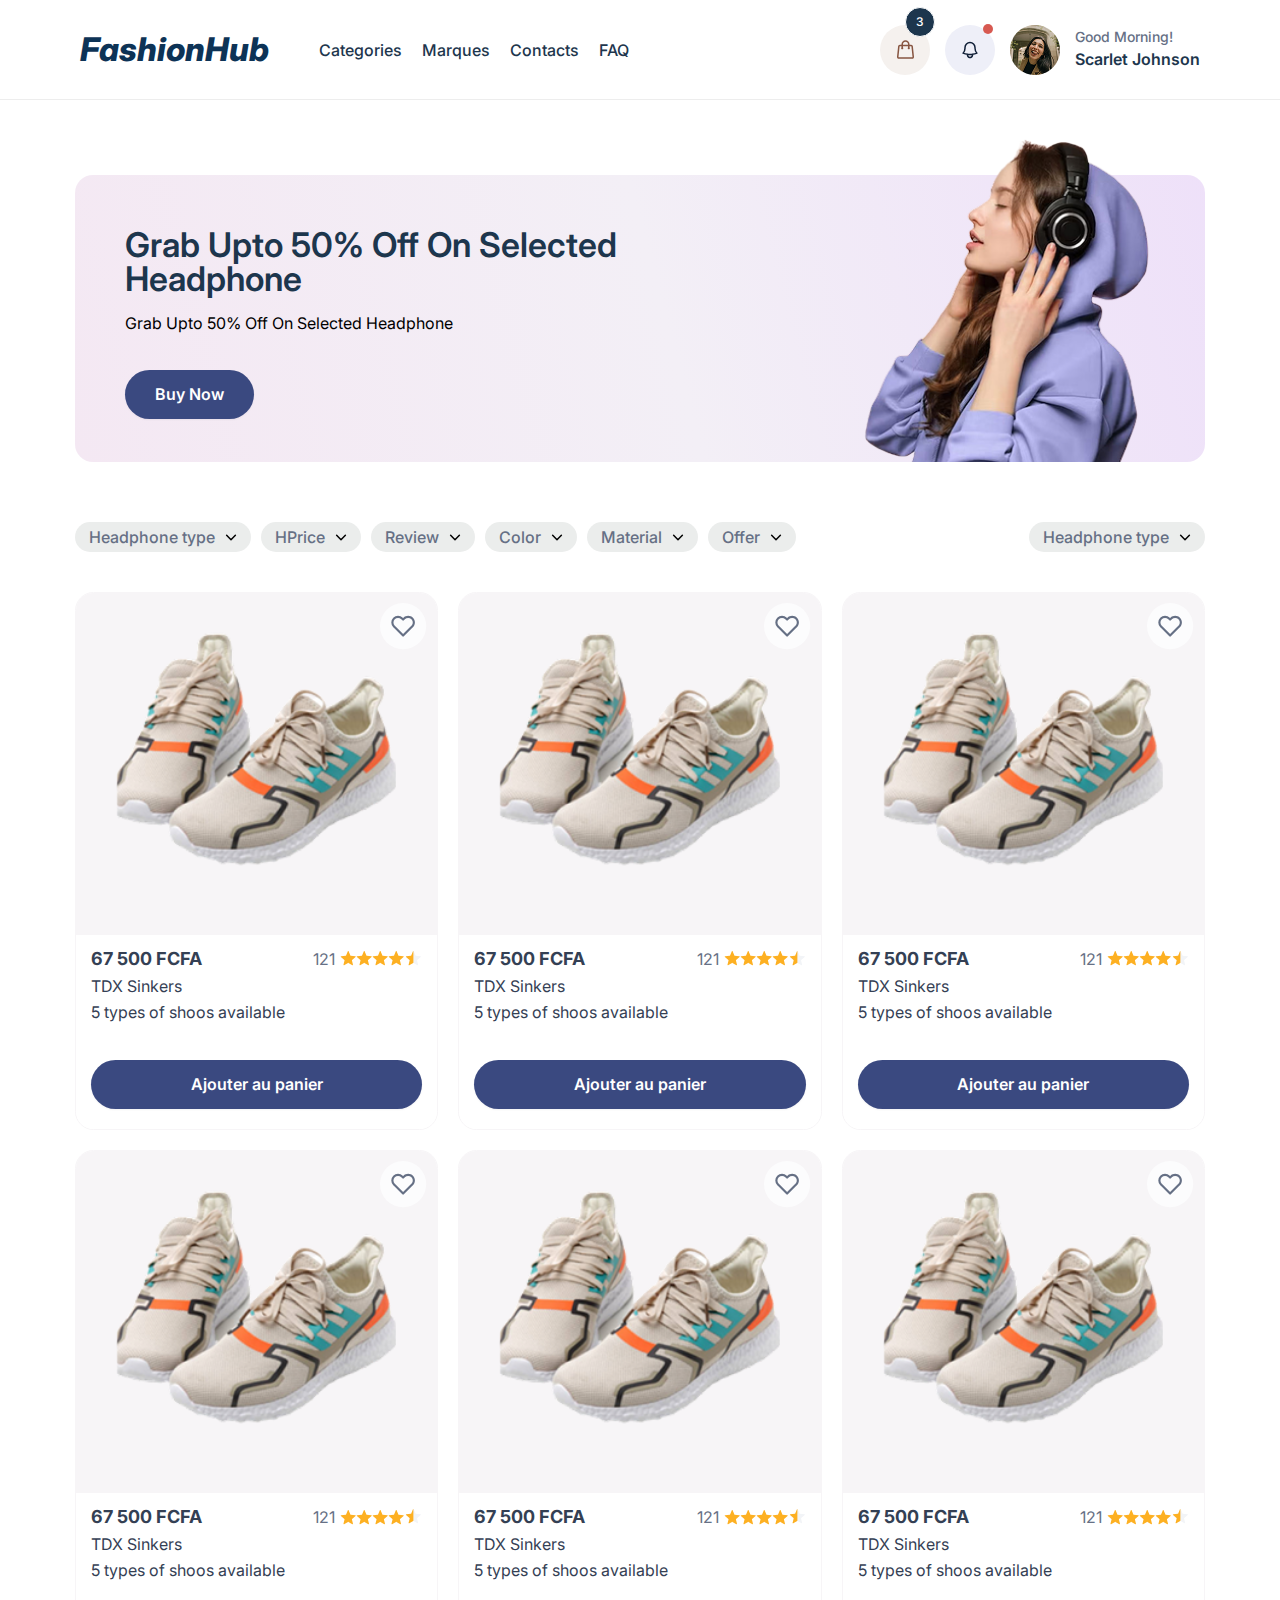
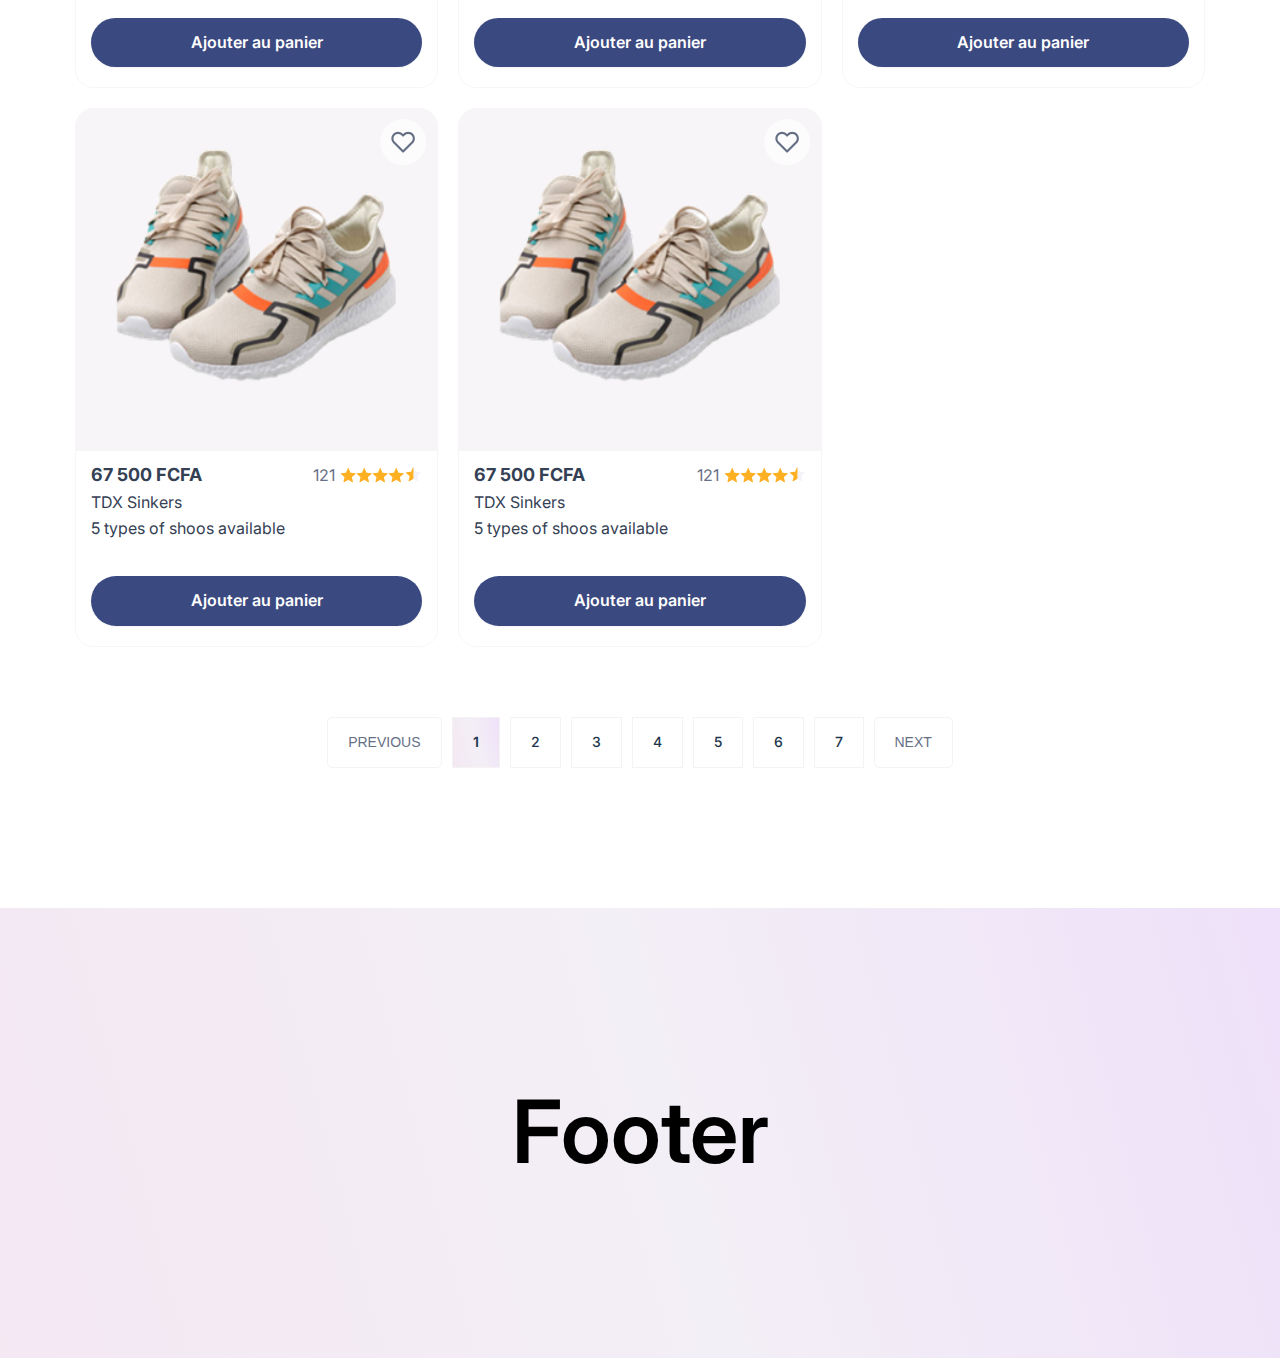
<file: html/client/liste-produits.html>
<!DOCTYPE html>
<html lang="en">

<head>
    <meta charset="UTF-8">
    <meta name="viewport" content="width=device-width, initial-scale=1.0">

    <!-- Google Fonts -->
    <link rel="preconnect" href="https://fonts.googleapis.com">
    <link rel="preconnect" href="https://fonts.gstatic.com" crossorigin>
    <link
        href="https://fonts.googleapis.com/css2?family=Inter:ital,opsz,wght@0,14..32,100..900;1,14..32,100..900&family=Montserrat:ital,wght@0,100..900;1,100..900&display=swap"
        rel="stylesheet">

    <title>Liste Produits</title>

    <!-- CSS -->
    <link rel="stylesheet" href="../../css/composants.css">
    <link rel="stylesheet" href="../../css/style.css">
    <link rel="stylesheet" href="../../css/pages/client/liste-produits.css">
</head>

<body>
    <main class="liste-produits-client">

        <header>
            <a href="#" class="logo">
                <p class="typography">FashionHub</p>
            </a>

            <div class="links">
                <a href="#">Categories</a>
                <a href="#">Marques</a>
                <a href="#">Contacts</a>
                <a href="#">FAQ</a>
            </div>

            <div class="user-info">
                <div class="cart">
                    <img src="../../assets/icons/cart.svg" alt="cart" class="icon">
                    <span>3</span>
                </div>
                <div class="notification">
                    <img src="../../assets/icons/notification.svg" alt="notification" class="icon">
                    <span></span>
                </div>

                <div class="user">
                    <img src="../../assets/images/user.png" alt="user" class="icon">
                    <div>
                        <p class="typography"
                            style="color: #COC3C6; font-size: 14px; font-weight: 500; line-height: 14.52px;">Good
                            Morning!</p>
                        <p class="typography"
                            style="color: #1D364D; font-size: 16px; font-weight: 600; line-height: 19.36px;">Scarlet
                            Johnson</p>
                    </div>
                </div>
            </div>
        </header>

        <section class="content">

            <!-- Hero -->
            <div class="hero">
                <div class="action">
                    <p class="typography">
                    <p class="typography" style="text-align:start; color: #1D364D; font-size: 34px; font-weight: 600;">
                        Grab Upto 50% Off On Selected Headphone</p>
                    Grab Upto 50% Off On Selected Headphone
                    </p>
                    <button class="button button-rounded" onclick="window.location.href='../index.html'"
                        style="width:auto; background:#3A4980">Buy Now</button>

                </div>
                <div class="image">
                    <img src="../../assets/images/hero.png" alt="hero">
                </div>
            </div>

            <!-- Selects -->
            <div class="selects">
                <aside>
                    <div class="select">
                        <p class="typography" style="font-weight: 500;">Headphone type</p>
                        <img src="../../assets/icons/arrow-down.svg" alt="arrow down">
                    </div>
                    <div class="select">
                        <p class="typography" style="font-weight: 500;">HPrice</p>
                        <img src="../../assets/icons/arrow-down.svg" alt="arrow down">
                    </div>
                    <div class="select">
                        <p class="typography" style="font-weight: 500;">Review</p>
                        <img src="../../assets/icons/arrow-down.svg" alt="arrow down">
                    </div>
                    <div class="select">
                        <p class="typography" style="font-weight: 500;">Color</p>
                        <img src="../../assets/icons/arrow-down.svg" alt="arrow down">
                    </div>
                    <div class="select">
                        <p class="typography" style="font-weight: 500;">Material</p>
                        <img src="../../assets/icons/arrow-down.svg" alt="arrow down">
                    </div>
                    <div class="select">
                        <p class="typography" style="font-weight: 500;">Offer</p>
                        <img src="../../assets/icons/arrow-down.svg" alt="arrow down">
                    </div>
                </aside>
                <div class="select">
                    <p class="typography" style="font-weight: 500;">Headphone type</p>
                    <img src="../../assets/icons/arrow-down.svg" alt="arrow down">
                </div>
            </div>

            <!-- Products -->
            <section class="products">
                <div class="product">
                    <div class="image">
                        <img src="../../assets/images/shoes.png" alt="shoes">
                        <img src="../../assets/icons/like.svg" alt="like">
                    </div>
                    <div class="info">
                        <div class="stats">
                            <p class="typography"
                                style="text-align: start; color: #344054; font-size: 18px; font-weight: 700;">67 500
                                FCFA</p>

                            <div class="stars">
                                <p class="typography">121</p>
                                <div>
                                    <img src="../../assets/icons/star.svg" alt="star" class="icon">
                                    <img src="../../assets/icons/star.svg" alt="star" class="icon">
                                    <img src="../../assets/icons/star.svg" alt="star" class="icon">
                                    <img src="../../assets/icons/star.svg" alt="star" class="icon">
                                    <img src="../../assets/icons/half-star.svg" alt="star" class="icon">
                                </div>
                            </div>
                        </div>

                        <p class="typography" style="text-align: start; color: #344054;">TDX Sinkers</p>
                        <p class="typography" style="text-align: start; color: #344054;">5 types of shoos available</p>

                        <button class="button button-rounded" style="margin-top: 30px; background: #3A4980;"
                            onclick="window.location.href='./produit.html'">
                            Ajouter au panier
                        </button>
                    </div>
                </div>
                <div class="product">
                    <div class="image">
                        <img src="../../assets/images/shoes.png" alt="shoes">
                        <img src="../../assets/icons/like.svg" alt="like">
                    </div>
                    <div class="info">
                        <div class="stats">
                            <p class="typography"
                                style="text-align: start; color: #344054; font-size: 18px; font-weight: 700;">67 500
                                FCFA</p>

                            <div class="stars">
                                <p class="typography">121</p>
                                <div>
                                    <img src="../../assets/icons/star.svg" alt="star" class="icon">
                                    <img src="../../assets/icons/star.svg" alt="star" class="icon">
                                    <img src="../../assets/icons/star.svg" alt="star" class="icon">
                                    <img src="../../assets/icons/star.svg" alt="star" class="icon">
                                    <img src="../../assets/icons/half-star.svg" alt="star" class="icon">
                                </div>
                            </div>
                        </div>

                        <p class="typography" style="text-align: start; color: #344054;">TDX Sinkers</p>
                        <p class="typography" style="text-align: start; color: #344054;">5 types of shoos available</p>

                        <button class="button button-rounded" style="margin-top: 30px; background: #3A4980;"
                            onclick="window.location.href='./produit.html'">
                            Ajouter au panier
                        </button>
                    </div>
                </div>
                <div class="product">
                    <div class="image">
                        <img src="../../assets/images/shoes.png" alt="shoes">
                        <img src="../../assets/icons/like.svg" alt="like">
                    </div>
                    <div class="info">
                        <div class="stats">
                            <p class="typography"
                                style="text-align: start; color: #344054; font-size: 18px; font-weight: 700;">67 500
                                FCFA</p>

                            <div class="stars">
                                <p class="typography">121</p>
                                <div>
                                    <img src="../../assets/icons/star.svg" alt="star" class="icon">
                                    <img src="../../assets/icons/star.svg" alt="star" class="icon">
                                    <img src="../../assets/icons/star.svg" alt="star" class="icon">
                                    <img src="../../assets/icons/star.svg" alt="star" class="icon">
                                    <img src="../../assets/icons/half-star.svg" alt="star" class="icon">
                                </div>
                            </div>
                        </div>

                        <p class="typography" style="text-align: start; color: #344054;">TDX Sinkers</p>
                        <p class="typography" style="text-align: start; color: #344054;">5 types of shoos available</p>

                        <button class="button button-rounded" style="margin-top: 30px; background: #3A4980;"
                            onclick="window.location.href='./produit.html'">
                            Ajouter au panier
                        </button>
                    </div>
                </div>
                <div class="product">
                    <div class="image">
                        <img src="../../assets/images/shoes.png" alt="shoes">
                        <img src="../../assets/icons/like.svg" alt="like">
                    </div>
                    <div class="info">
                        <div class="stats">
                            <p class="typography"
                                style="text-align: start; color: #344054; font-size: 18px; font-weight: 700;">67 500
                                FCFA</p>

                            <div class="stars">
                                <p class="typography">121</p>
                                <div>
                                    <img src="../../assets/icons/star.svg" alt="star" class="icon">
                                    <img src="../../assets/icons/star.svg" alt="star" class="icon">
                                    <img src="../../assets/icons/star.svg" alt="star" class="icon">
                                    <img src="../../assets/icons/star.svg" alt="star" class="icon">
                                    <img src="../../assets/icons/half-star.svg" alt="star" class="icon">
                                </div>
                            </div>
                        </div>

                        <p class="typography" style="text-align: start; color: #344054;">TDX Sinkers</p>
                        <p class="typography" style="text-align: start; color: #344054;">5 types of shoos available</p>

                        <button class="button button-rounded" style="margin-top: 30px; background: #3A4980;"
                            onclick="window.location.href='./produit.html'">
                            Ajouter au panier
                        </button>
                    </div>
                </div>
                <div class="product">
                    <div class="image">
                        <img src="../../assets/images/shoes.png" alt="shoes">
                        <img src="../../assets/icons/like.svg" alt="like">
                    </div>
                    <div class="info">
                        <div class="stats">
                            <p class="typography"
                                style="text-align: start; color: #344054; font-size: 18px; font-weight: 700;">67 500
                                FCFA</p>

                            <div class="stars">
                                <p class="typography">121</p>
                                <div>
                                    <img src="../../assets/icons/star.svg" alt="star" class="icon">
                                    <img src="../../assets/icons/star.svg" alt="star" class="icon">
                                    <img src="../../assets/icons/star.svg" alt="star" class="icon">
                                    <img src="../../assets/icons/star.svg" alt="star" class="icon">
                                    <img src="../../assets/icons/half-star.svg" alt="star" class="icon">
                                </div>
                            </div>
                        </div>

                        <p class="typography" style="text-align: start; color: #344054;">TDX Sinkers</p>
                        <p class="typography" style="text-align: start; color: #344054;">5 types of shoos available</p>

                        <button class="button button-rounded" style="margin-top: 30px; background: #3A4980;"
                            onclick="window.location.href='./produit.html'">
                            Ajouter au panier
                        </button>
                    </div>
                </div>
                <div class="product">
                    <div class="image">
                        <img src="../../assets/images/shoes.png" alt="shoes">
                        <img src="../../assets/icons/like.svg" alt="like">
                    </div>
                    <div class="info">
                        <div class="stats">
                            <p class="typography"
                                style="text-align: start; color: #344054; font-size: 18px; font-weight: 700;">67 500
                                FCFA</p>

                            <div class="stars">
                                <p class="typography">121</p>
                                <div>
                                    <img src="../../assets/icons/star.svg" alt="star" class="icon">
                                    <img src="../../assets/icons/star.svg" alt="star" class="icon">
                                    <img src="../../assets/icons/star.svg" alt="star" class="icon">
                                    <img src="../../assets/icons/star.svg" alt="star" class="icon">
                                    <img src="../../assets/icons/half-star.svg" alt="star" class="icon">
                                </div>
                            </div>
                        </div>

                        <p class="typography" style="text-align: start; color: #344054;">TDX Sinkers</p>
                        <p class="typography" style="text-align: start; color: #344054;">5 types of shoos available</p>

                        <button class="button button-rounded" style="margin-top: 30px; background: #3A4980;"
                            onclick="window.location.href='./produit.html'">
                            Ajouter au panier
                        </button>
                    </div>
                </div>
                <div class="product">
                    <div class="image">
                        <img src="../../assets/images/shoes.png" alt="shoes">
                        <img src="../../assets/icons/like.svg" alt="like">
                    </div>
                    <div class="info">
                        <div class="stats">
                            <p class="typography"
                                style="text-align: start; color: #344054; font-size: 18px; font-weight: 700;">67 500
                                FCFA</p>

                            <div class="stars">
                                <p class="typography">121</p>
                                <div>
                                    <img src="../../assets/icons/star.svg" alt="star" class="icon">
                                    <img src="../../assets/icons/star.svg" alt="star" class="icon">
                                    <img src="../../assets/icons/star.svg" alt="star" class="icon">
                                    <img src="../../assets/icons/star.svg" alt="star" class="icon">
                                    <img src="../../assets/icons/half-star.svg" alt="star" class="icon">
                                </div>
                            </div>
                        </div>

                        <p class="typography" style="text-align: start; color: #344054;">TDX Sinkers</p>
                        <p class="typography" style="text-align: start; color: #344054;">5 types of shoos available</p>

                        <button class="button button-rounded" style="margin-top: 30px; background: #3A4980;"
                            onclick="window.location.href='./produit.html'">
                            Ajouter au panier
                        </button>
                    </div>
                </div>
                <div class="product">
                    <div class="image">
                        <img src="../../assets/images/shoes.png" alt="shoes">
                        <img src="../../assets/icons/like.svg" alt="like">
                    </div>
                    <div class="info">
                        <div class="stats">
                            <p class="typography"
                                style="text-align: start; color: #344054; font-size: 18px; font-weight: 700;">67 500
                                FCFA</p>

                            <div class="stars">
                                <p class="typography">121</p>
                                <div>
                                    <img src="../../assets/icons/star.svg" alt="star" class="icon">
                                    <img src="../../assets/icons/star.svg" alt="star" class="icon">
                                    <img src="../../assets/icons/star.svg" alt="star" class="icon">
                                    <img src="../../assets/icons/star.svg" alt="star" class="icon">
                                    <img src="../../assets/icons/half-star.svg" alt="star" class="icon">
                                </div>
                            </div>
                        </div>

                        <p class="typography" style="text-align: start; color: #344054;">TDX Sinkers</p>
                        <p class="typography" style="text-align: start; color: #344054;">5 types of shoos available</p>

                        <button class="button button-rounded" style="margin-top: 30px; background: #3A4980;"
                            onclick="window.location.href='./produit.html'">
                            Ajouter au panier
                        </button>
                    </div>
                </div>
            </section>

            <!-- Pagination -->
            <div class="pagination">
                <button class="button"
                    style="background-color: white; border: 1px solid #F3F3F3; color: #667085; padding: 10px 20px; border-radius: 5px; width: auto; height: calc(100% - 20px)">
                    Previous
                </button>

                <span class="active">1</span>
                <span>2</span>
                <span>3</span>
                <span>4</span>
                <span>5</span>
                <span>6</span>
                <span>7</span>


                <button class="button"
                    style="background-color: white; border: 1px solid #F3F3F3; color: #667085; padding: 10px 20px; border-radius: 5px; width: auto; height: calc(100% - 20px)">
                    Next
                </button>
            </div>
        </section>

        <footer>
            <p class="typography" style="color: black; font-size: 87.2px; font-weight: 600; line-height: 124.58px;">
                Footer
            </p>
        </footer>
    </main>
</body>

</html>
</file>
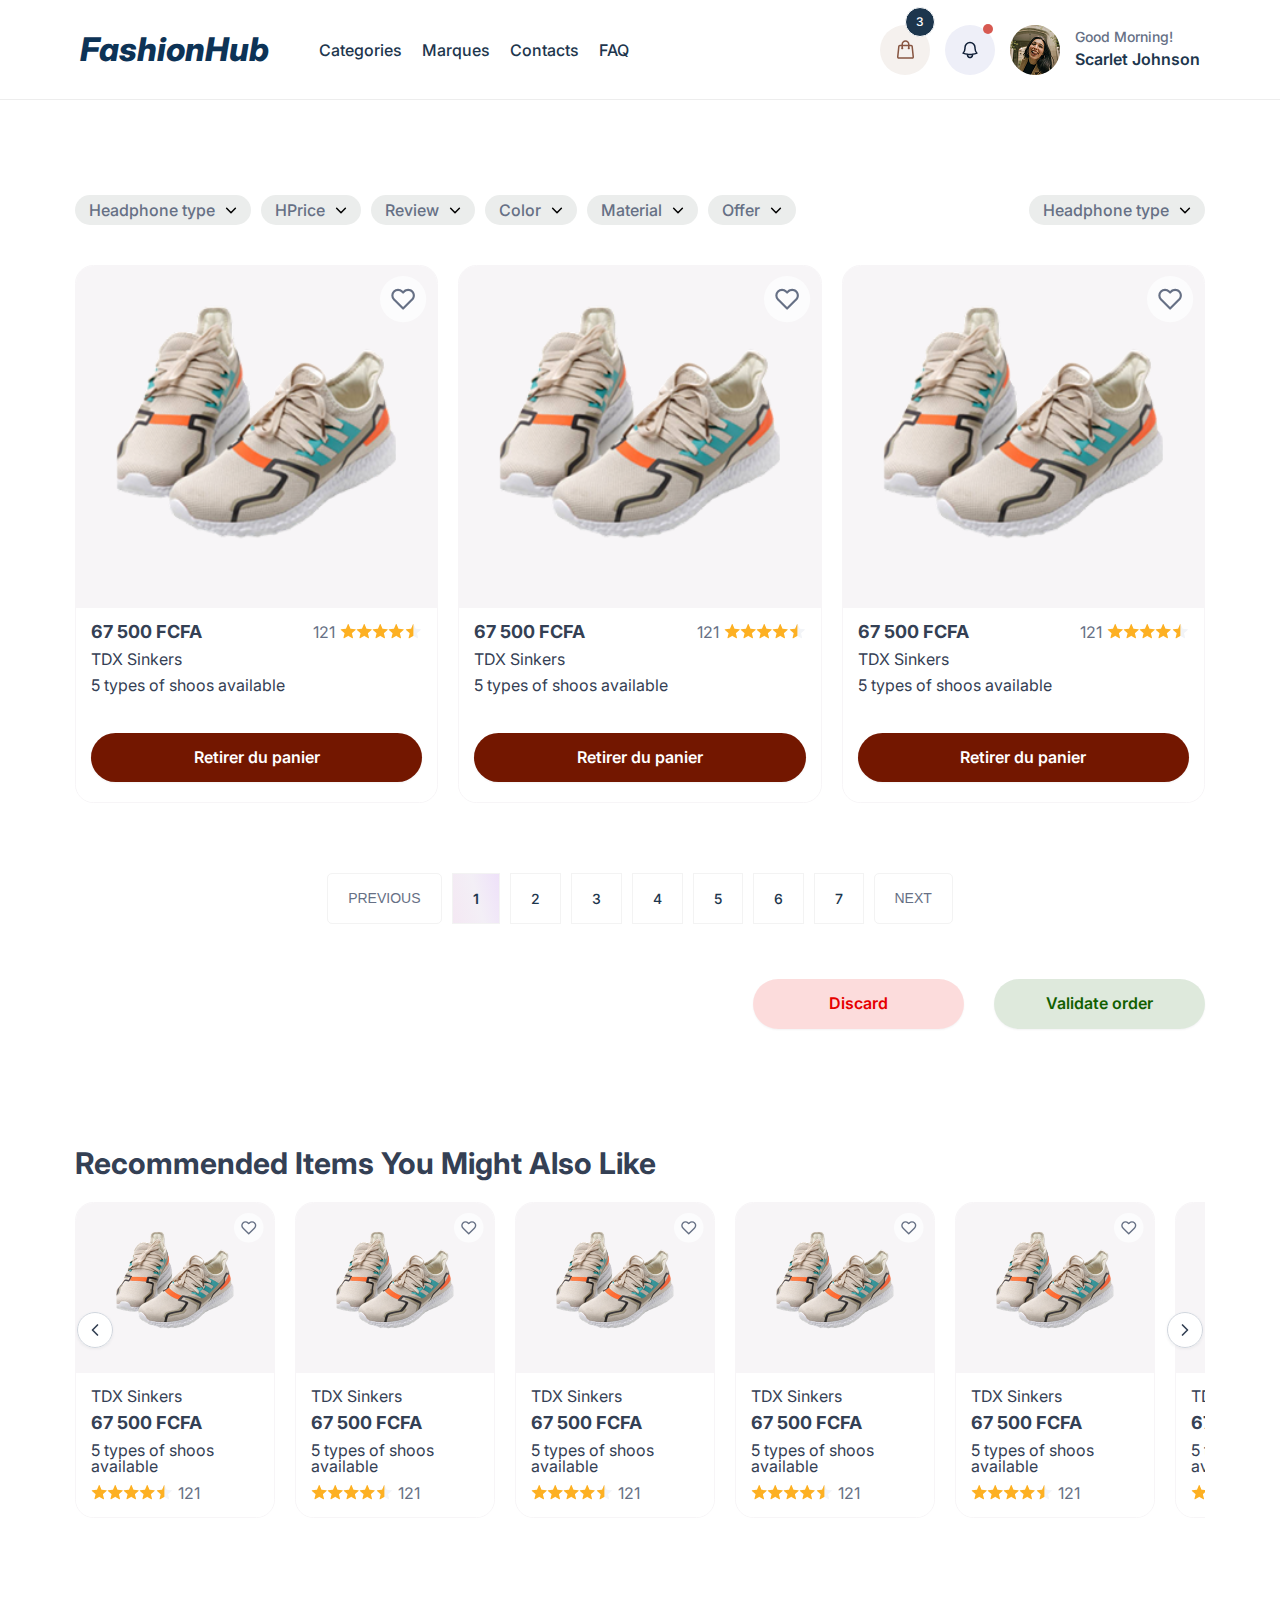
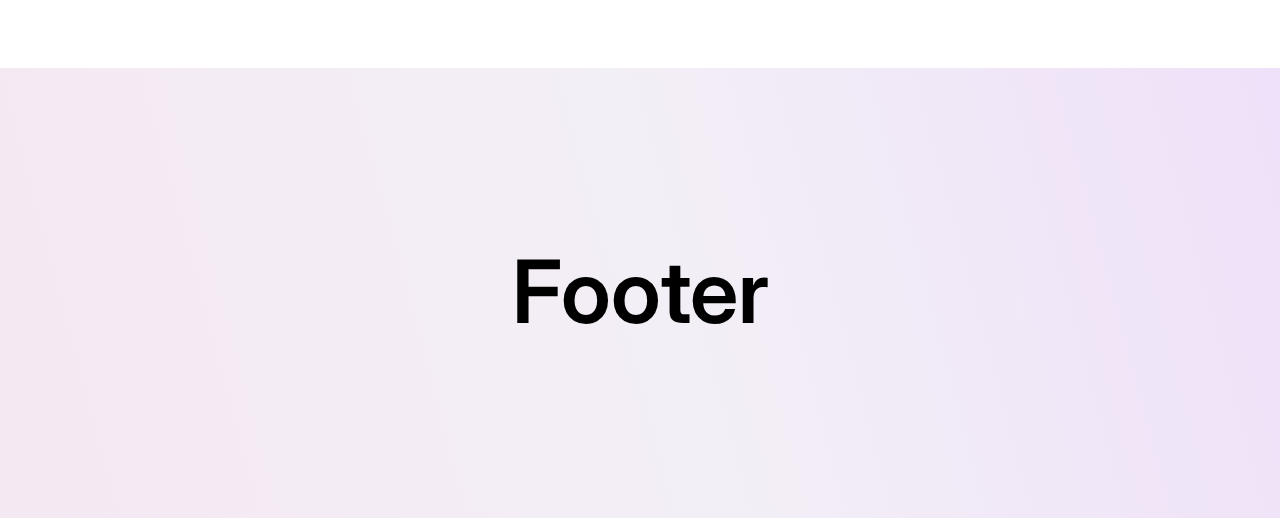
<file: html/client/panier.html>
<!DOCTYPE html>
<html lang="en">

<head>
    <meta charset="UTF-8">
    <meta name="viewport" content="width=device-width, initial-scale=1.0">

    <!-- Google Fonts -->
    <link rel="preconnect" href="https://fonts.googleapis.com">
    <link rel="preconnect" href="https://fonts.gstatic.com" crossorigin>
    <link
        href="https://fonts.googleapis.com/css2?family=Inter:ital,opsz,wght@0,14..32,100..900;1,14..32,100..900&family=Montserrat:ital,wght@0,100..900;1,100..900&display=swap"
        rel="stylesheet">

    <title>Panier</title>

    <!-- CSS -->
    <link rel="stylesheet" href="../../css/composants.css">
    <link rel="stylesheet" href="../../css/style.css">
    <link rel="stylesheet" href="../../css/pages/client/liste-produits.css">
    <link rel="stylesheet" href="../../css/pages/client/produit.css">
</head>

<body>
    <main class="liste-produits-client">

        <header>
            <a href="#" class="logo">
                <p class="typography">FashionHub</p>
            </a>

            <div class="links">
                <a href="#">Categories</a>
                <a href="#">Marques</a>
                <a href="#">Contacts</a>
                <a href="#">FAQ</a>
            </div>

            <div class="user-info">
                <div class="cart">
                    <img src="../../assets/icons/cart.svg" alt="cart" class="icon">
                    <span>3</span>
                </div>
                <div class="notification">
                    <img src="../../assets/icons/notification.svg" alt="notification" class="icon">
                    <span></span>
                </div>

                <div class="user">
                    <img src="../../assets/images/user.png" alt="user" class="icon">
                    <div>
                        <p class="typography"
                            style="color: #COC3C6; font-size: 14px; font-weight: 500; line-height: 14.52px;">Good
                            Morning!</p>
                        <p class="typography"
                            style="color: #1D364D; font-size: 16px; font-weight: 600; line-height: 19.36px;">Scarlet
                            Johnson</p>
                    </div>
                </div>
            </div>
        </header>

        <section class="content">
            <!-- Selects -->
            <div class="selects">
                <aside>
                    <div class="select">
                        <p class="typography" style="font-weight: 500;">Headphone type</p>
                        <img src="../../assets/icons/arrow-down.svg" alt="arrow down">
                    </div>
                    <div class="select">
                        <p class="typography" style="font-weight: 500;">HPrice</p>
                        <img src="../../assets/icons/arrow-down.svg" alt="arrow down">
                    </div>
                    <div class="select">
                        <p class="typography" style="font-weight: 500;">Review</p>
                        <img src="../../assets/icons/arrow-down.svg" alt="arrow down">
                    </div>
                    <div class="select">
                        <p class="typography" style="font-weight: 500;">Color</p>
                        <img src="../../assets/icons/arrow-down.svg" alt="arrow down">
                    </div>
                    <div class="select">
                        <p class="typography" style="font-weight: 500;">Material</p>
                        <img src="../../assets/icons/arrow-down.svg" alt="arrow down">
                    </div>
                    <div class="select">
                        <p class="typography" style="font-weight: 500;">Offer</p>
                        <img src="../../assets/icons/arrow-down.svg" alt="arrow down">
                    </div>
                </aside>
                <div class="select">
                    <p class="typography" style="font-weight: 500;">Headphone type</p>
                    <img src="../../assets/icons/arrow-down.svg" alt="arrow down">
                </div>
            </div>

            <!-- Products -->
            <section class="products">
                <div class="product">
                    <div class="image">
                        <img src="../../assets/images/shoes.png" alt="shoes">
                        <img src="../../assets/icons/like.svg" alt="like">
                    </div>
                    <div class="info">
                        <div class="stats">
                            <p class="typography"
                                style="text-align: start; color: #344054; font-size: 18px; font-weight: 700;">67 500
                                FCFA</p>

                            <div class="stars">
                                <p class="typography">121</p>
                                <div>
                                    <img src="../../assets/icons/star.svg" alt="star" class="icon">
                                    <img src="../../assets/icons/star.svg" alt="star" class="icon">
                                    <img src="../../assets/icons/star.svg" alt="star" class="icon">
                                    <img src="../../assets/icons/star.svg" alt="star" class="icon">
                                    <img src="../../assets/icons/half-star.svg" alt="star" class="icon">
                                </div>
                            </div>
                        </div>

                        <p class="typography" style="text-align: start; color: #344054;">TDX Sinkers</p>
                        <p class="typography" style="text-align: start; color: #344054;">5 types of shoos available</p>

                        <button class="button button-rounded" style="margin-top: 30px; background: #731700;"
                            onclick="window.location.href='./produit.html'">
                            Retirer du panier 
                        </button>
                    </div>
                </div>
                <div class="product">
                    <div class="image">
                        <img src="../../assets/images/shoes.png" alt="shoes">
                        <img src="../../assets/icons/like.svg" alt="like">
                    </div>
                    <div class="info">
                        <div class="stats">
                            <p class="typography"
                                style="text-align: start; color: #344054; font-size: 18px; font-weight: 700;">67 500
                                FCFA</p>

                            <div class="stars">
                                <p class="typography">121</p>
                                <div>
                                    <img src="../../assets/icons/star.svg" alt="star" class="icon">
                                    <img src="../../assets/icons/star.svg" alt="star" class="icon">
                                    <img src="../../assets/icons/star.svg" alt="star" class="icon">
                                    <img src="../../assets/icons/star.svg" alt="star" class="icon">
                                    <img src="../../assets/icons/half-star.svg" alt="star" class="icon">
                                </div>
                            </div>
                        </div>

                        <p class="typography" style="text-align: start; color: #344054;">TDX Sinkers</p>
                        <p class="typography" style="text-align: start; color: #344054;">5 types of shoos available</p>

                        <button class="button button-rounded" style="margin-top: 30px; background: #731700;"
                            onclick="window.location.href='./produit.html'">
                            Retirer du panier 
                        </button>
                    </div>
                </div>
                <div class="product">
                    <div class="image">
                        <img src="../../assets/images/shoes.png" alt="shoes">
                        <img src="../../assets/icons/like.svg" alt="like">
                    </div>
                    <div class="info">
                        <div class="stats">
                            <p class="typography"
                                style="text-align: start; color: #344054; font-size: 18px; font-weight: 700;">67 500
                                FCFA</p>

                            <div class="stars">
                                <p class="typography">121</p>
                                <div>
                                    <img src="../../assets/icons/star.svg" alt="star" class="icon">
                                    <img src="../../assets/icons/star.svg" alt="star" class="icon">
                                    <img src="../../assets/icons/star.svg" alt="star" class="icon">
                                    <img src="../../assets/icons/star.svg" alt="star" class="icon">
                                    <img src="../../assets/icons/half-star.svg" alt="star" class="icon">
                                </div>
                            </div>
                        </div>

                        <p class="typography" style="text-align: start; color: #344054;">TDX Sinkers</p>
                        <p class="typography" style="text-align: start; color: #344054;">5 types of shoos available</p>

                        <button class="button button-rounded" style="margin-top: 30px; background: #731700;"
                            onclick="window.location.href='./produit.html'">
                            Retirer du panier 
                        </button>
                    </div>
                </div>
            </section>

            <!-- Pagination -->
            <div class="pagination">
                <button class="button"
                    style="background-color: white; border: 1px solid #F3F3F3; color: #667085; padding: 10px 20px; border-radius: 5px; width: auto; height: calc(100% - 20px)">
                    Previous
                </button>

                <span class="active">1</span>
                <span>2</span>
                <span>3</span>
                <span>4</span>
                <span>5</span>
                <span>6</span>
                <span>7</span>


                <button class="button"
                    style="background-color: white; border: 1px solid #F3F3F3; color: #667085; padding: 10px 20px; border-radius: 5px; width: auto; height: calc(100% - 20px)">
                    Next
                </button>
            </div>
            
            <!-- Validation buttons -->
            <div class="buttons" style="display: flex; gap: 30px; margin: 20px 0 20px auto; width: 40%">
                <button class="button button-rounded" style="background: #e6000023; color: #e60000; width: 100%;"
                    onclick="window.location.href='./produit.html'">
                    Discard
                </button>
                <button class="button button-rounded" style="background: #125f0023; color: #125f00; width: 100%;"
                    onclick="window.location.href='./produit.html'">
                    Validate order
                </button>
            </div>

            <!-- Recommended products -->
            <div class="products-carrousel">
                <p class="typography title">Recommended Items You Might Also Like</p>
                <img src="../../assets/icons/arrow-left-alt.svg" alt="arrow left" class="arrow-left">
                <img src="../../assets/icons/arrow-right-alt.svg" alt="arrow right" class="arrow-right">

                <div class="products">
                    <div class="product">
                        <div class="image">
                            <img src="../../assets/images/shoes.png" alt="shoes">
                            <img src="../../assets/icons/like.svg" alt="like">
                        </div>
                        <div class="info">
                            <p class="typography" style="text-align: start; color: #344054;">TDX Sinkers</p>

                            <p class="typography"
                                style="text-align: start; color: #344054; font-size: 18px; font-weight: 700;">67 500
                                FCFA</p>

                            <p class="typography" style="text-align: start; color: #344054;">5 types of shoos available
                            </p>

                            <div class="stars">
                                <div>
                                    <img src="../../assets/icons/star.svg" alt="star" class="icon">
                                    <img src="../../assets/icons/star.svg" alt="star" class="icon">
                                    <img src="../../assets/icons/star.svg" alt="star" class="icon">
                                    <img src="../../assets/icons/star.svg" alt="star" class="icon">
                                    <img src="../../assets/icons/half-star.svg" alt="star" class="icon">
                                </div>
                                <p class="typography">121</p>
                            </div>
                        </div>
                    </div>
                    <div class="product">
                        <div class="image">
                            <img src="../../assets/images/shoes.png" alt="shoes">
                            <img src="../../assets/icons/like.svg" alt="like">
                        </div>
                        <div class="info">
                            <p class="typography" style="text-align: start; color: #344054;">TDX Sinkers</p>

                            <p class="typography"
                                style="text-align: start; color: #344054; font-size: 18px; font-weight: 700;">67 500
                                FCFA</p>

                            <p class="typography" style="text-align: start; color: #344054;">5 types of shoos available
                            </p>

                            <div class="stars">
                                <div>
                                    <img src="../../assets/icons/star.svg" alt="star" class="icon">
                                    <img src="../../assets/icons/star.svg" alt="star" class="icon">
                                    <img src="../../assets/icons/star.svg" alt="star" class="icon">
                                    <img src="../../assets/icons/star.svg" alt="star" class="icon">
                                    <img src="../../assets/icons/half-star.svg" alt="star" class="icon">
                                </div>
                                <p class="typography">121</p>
                            </div>
                        </div>
                    </div>
                    <div class="product">
                        <div class="image">
                            <img src="../../assets/images/shoes.png" alt="shoes">
                            <img src="../../assets/icons/like.svg" alt="like">
                        </div>
                        <div class="info">
                            <p class="typography" style="text-align: start; color: #344054;">TDX Sinkers</p>

                            <p class="typography"
                                style="text-align: start; color: #344054; font-size: 18px; font-weight: 700;">67 500
                                FCFA</p>

                            <p class="typography" style="text-align: start; color: #344054;">5 types of shoos available
                            </p>

                            <div class="stars">
                                <div>
                                    <img src="../../assets/icons/star.svg" alt="star" class="icon">
                                    <img src="../../assets/icons/star.svg" alt="star" class="icon">
                                    <img src="../../assets/icons/star.svg" alt="star" class="icon">
                                    <img src="../../assets/icons/star.svg" alt="star" class="icon">
                                    <img src="../../assets/icons/half-star.svg" alt="star" class="icon">
                                </div>
                                <p class="typography">121</p>
                            </div>
                        </div>
                    </div>
                    <div class="product">
                        <div class="image">
                            <img src="../../assets/images/shoes.png" alt="shoes">
                            <img src="../../assets/icons/like.svg" alt="like">
                        </div>
                        <div class="info">
                            <p class="typography" style="text-align: start; color: #344054;">TDX Sinkers</p>

                            <p class="typography"
                                style="text-align: start; color: #344054; font-size: 18px; font-weight: 700;">67 500
                                FCFA</p>

                            <p class="typography" style="text-align: start; color: #344054;">5 types of shoos available
                            </p>

                            <div class="stars">
                                <div>
                                    <img src="../../assets/icons/star.svg" alt="star" class="icon">
                                    <img src="../../assets/icons/star.svg" alt="star" class="icon">
                                    <img src="../../assets/icons/star.svg" alt="star" class="icon">
                                    <img src="../../assets/icons/star.svg" alt="star" class="icon">
                                    <img src="../../assets/icons/half-star.svg" alt="star" class="icon">
                                </div>
                                <p class="typography">121</p>
                            </div>
                        </div>
                    </div>
                    <div class="product">
                        <div class="image">
                            <img src="../../assets/images/shoes.png" alt="shoes">
                            <img src="../../assets/icons/like.svg" alt="like">
                        </div>
                        <div class="info">
                            <p class="typography" style="text-align: start; color: #344054;">TDX Sinkers</p>

                            <p class="typography"
                                style="text-align: start; color: #344054; font-size: 18px; font-weight: 700;">67 500
                                FCFA</p>

                            <p class="typography" style="text-align: start; color: #344054;">5 types of shoos available
                            </p>

                            <div class="stars">
                                <div>
                                    <img src="../../assets/icons/star.svg" alt="star" class="icon">
                                    <img src="../../assets/icons/star.svg" alt="star" class="icon">
                                    <img src="../../assets/icons/star.svg" alt="star" class="icon">
                                    <img src="../../assets/icons/star.svg" alt="star" class="icon">
                                    <img src="../../assets/icons/half-star.svg" alt="star" class="icon">
                                </div>
                                <p class="typography">121</p>
                            </div>
                        </div>
                    </div>
                    <div class="product">
                        <div class="image">
                            <img src="../../assets/images/shoes.png" alt="shoes">
                            <img src="../../assets/icons/like.svg" alt="like">
                        </div>
                        <div class="info">
                            <p class="typography" style="text-align: start; color: #344054;">TDX Sinkers</p>

                            <p class="typography"
                                style="text-align: start; color: #344054; font-size: 18px; font-weight: 700;">67 500
                                FCFA</p>

                            <p class="typography" style="text-align: start; color: #344054;">5 types of shoos available
                            </p>

                            <div class="stars">
                                <div>
                                    <img src="../../assets/icons/star.svg" alt="star" class="icon">
                                    <img src="../../assets/icons/star.svg" alt="star" class="icon">
                                    <img src="../../assets/icons/star.svg" alt="star" class="icon">
                                    <img src="../../assets/icons/star.svg" alt="star" class="icon">
                                    <img src="../../assets/icons/half-star.svg" alt="star" class="icon">
                                </div>
                                <p class="typography">121</p>
                            </div>
                        </div>
                    </div>
                </div>
            </div>
        </section>

        <footer>
            <p class="typography" style="color: black; font-size: 87.2px; font-weight: 600; line-height: 124.58px;">
                Footer
            </p>
        </footer>
    </main>
</body>

</html>
</file>
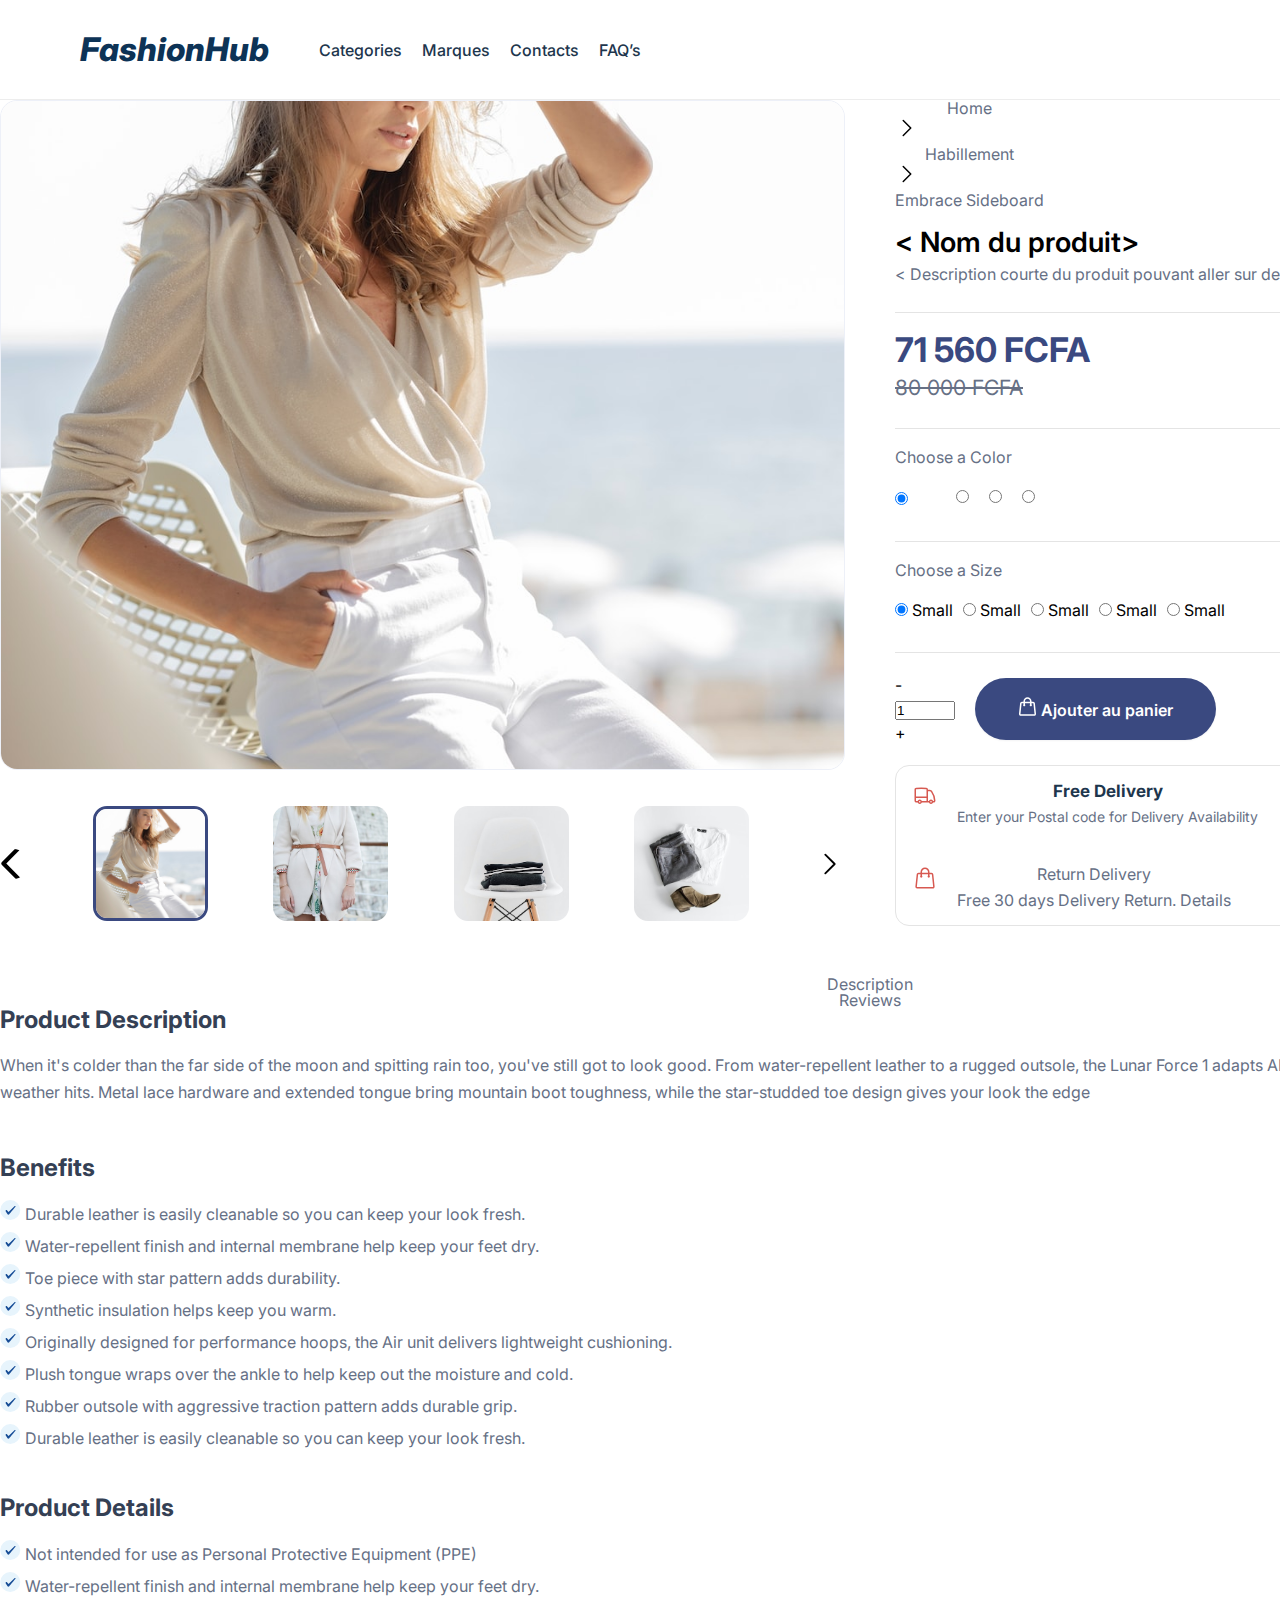
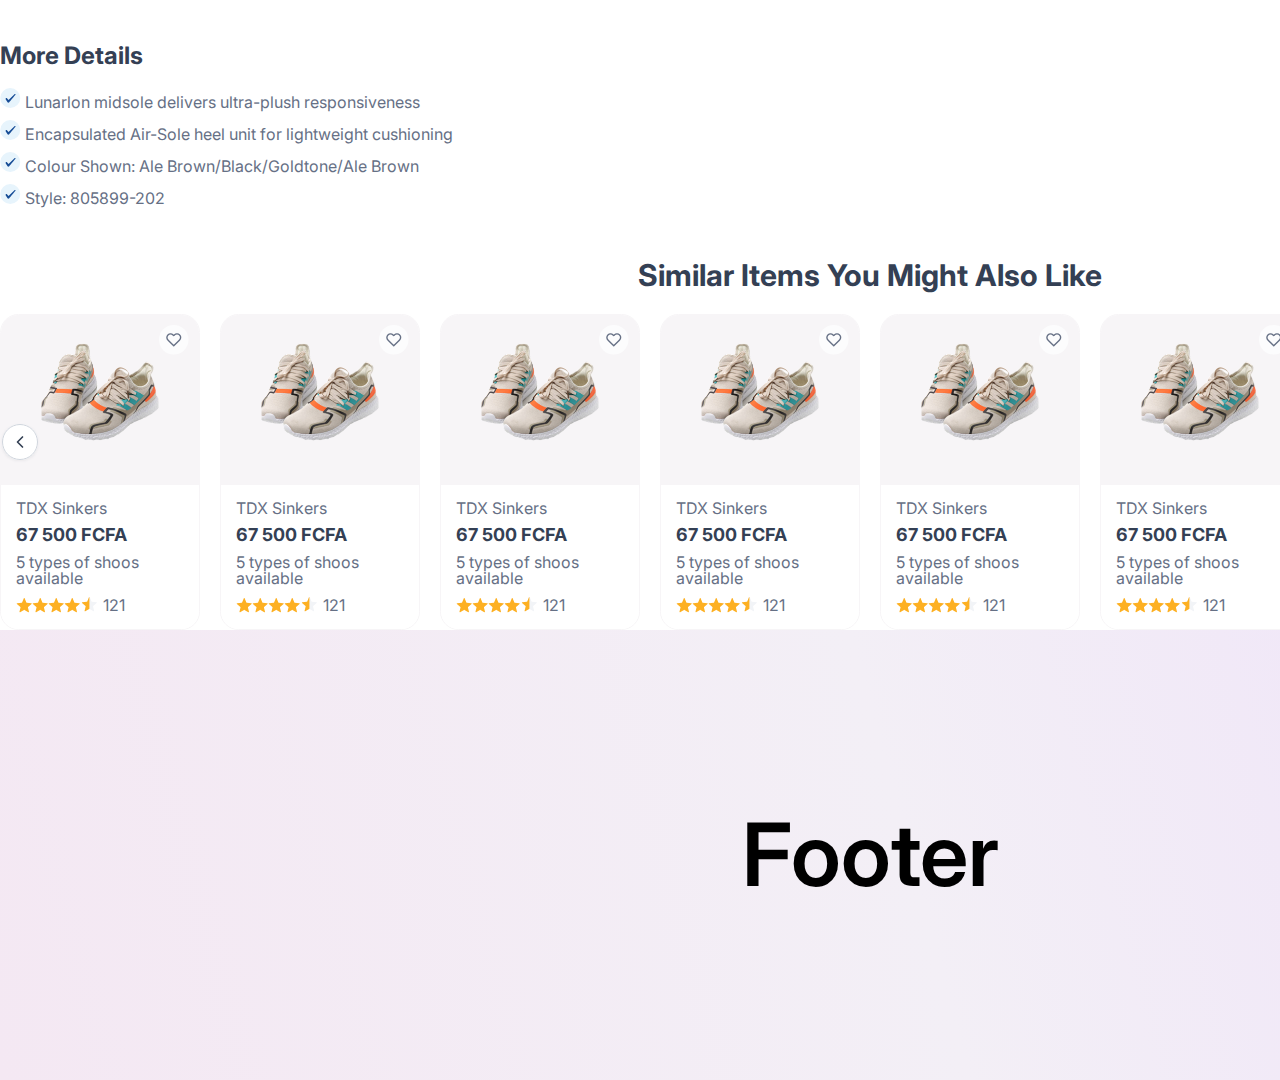
<file: html/client/produit.html>
<!DOCTYPE html>
<html lang="en">

<head>
    <meta charset="UTF-8">
    <meta name="viewport" content="width=device-width, initial-scale=1.0">

    <!-- Google Fonts -->
    <link rel="preconnect" href="https://fonts.googleapis.com">
    <link rel="preconnect" href="https://fonts.gstatic.com" crossorigin>
    <link
        href="https://fonts.googleapis.com/css2?family=Inter:ital,opsz,wght@0,14..32,100..900;1,14..32,100..900&family=Montserrat:ital,wght@0,100..900;1,100..900&display=swap"
        rel="stylesheet">

    <title>Produit</title>

    <!-- CSS -->
    <link rel="stylesheet" href="../../css/style.css">
    <link rel="stylesheet" href="../../css/components.css">
    <link rel="stylesheet" href="../../css/pages/client/produit.css">
</head>

<body>
    <main class="produit-unique">
        <header>
            <a href="../client/liste-produits.html" class="logo">
                <p class="typography">FashionHub</p>
            </a>

            <div class="links">
                <a href="#">Categories</a>
                <a href="#">Marques</a>
                <a href="#">Contacts</a>
                <a href="#">FAQ’s</a>
            </div>

            <div class="user-info">
                <div class='cart'>
                    <img src='../../assets/icons/cart.svg' alt="cart" class="icon" />
                    <span>3</span>
                </div>

                <div class="notification">
                    <img src="../../assets/icons/notification.svg" alt="notification" class="icon" />
                    <span></span>
                </div>


                <div class="user">
                    <img src='../../assets/images/user.png' alt="user" class="icon" />
                    <div>
                        <p class="typography"
                            style="color: #C0C3C6; font-size: 14px; font-weight: 500; line-height: 14.52px;">Good
                            Morning!</p>
                        <p class="typography"
                            style="color: #1D364D; font-size: 16px; font-weight: 600; line-height: 19.36px;">Scarlet
                            Johnson</p>
                    </div>
                </div>
            </div>
        </header>

        <section class="content">
            <aside class="main-details">
                <div class="images">
                    <img src="../../assets/images/detail1.jpg" alt="Image de détail" class="main-image">
                    <div class="thumbnails-arrows">
                        <img src="../../assets/icons/arrow-left-alt2.svg" alt="arrow left icon" class="left" />
                        <div>
                            <img src="../../assets/images/detail1.jpg" alt="Image de détail" class="active">
                            <img src="../../assets/images/detail2.jpg" alt="Image de détail">
                            <img src="../../assets/images/detail3.jpg" alt="Image de détail">
                            <img src="../../assets/images/detail4.jpg" alt="Image de détail">

                        </div>
                        <img src="../../assets/icons/arrow-right-alt2.svg" alt="arrow right icon" class="right" />
                    </div>
                </div>
                <div class="infos">
                    <div class="breadcrumb">
                        <p class="typography">Home</p>
                        <img src="../../assets/icons/arrow-right-alt2.svg" alt="arrow right">
                        <p class="typography">Habillement</p>
                        <img src="../../assets/icons/arrow-right-alt2.svg" alt="arrow right">
                        <p class="typography active">Embrace Sideboard</p>
                    </div>
                    <aside class="name">
                        <div>
                            <p class="typography" style="font-size: 28px; font-weight: 600; color: black;">
                                < Nom du produit>
                            </p>

                            <div class="tags">
                                <div class="tag" style="background-color: #D46F7715;">
                                    <img src='../../assets/icons/heart.svg' alt="heart" class="icon" />
                                    <span style="color: #D46F77;">109</span>
                                </div>
                                <div class="tag" style="background-color: #3A498015;">
                                    <img src='../../assets/icons/book-mark.svg' alt="book-mark icon" class="icon" />
                                </div>
                                <div class="tag" style="background-color: #3A498015;">
                                    <img src='../../assets/icons/share.svg' alt="share icon" class="icon" />
                                </div>
                            </div>

                        </div>
                        <p class="typography">
                            < Description courte du produit pouvant aller sur deux lignes au maximum, pour chaque
                                produit.>
                        </p>
                    </aside>

                    <aside class="price">
                        <div>
                            <p class="typography" style="font-size: 34px; font-weight: 700; color: #3A4980;">71 560 FCFA
                            </p>

                            <div class="tags">
                                <div class="tag" style="background-color: #D48D3B15;">
                                    <img src='../../assets/icons/star-alt2.svg' alt="star icon" class="icon" />
                                    <span style="color: #D48D3B;">4.8</span>
                                </div>
                                <div class="tag" style="background-color: #3A498015;">
                                    <img src='../../assets/icons/comment.svg' alt="comment icon" class="icon" />
                                    <span style="color: #3A4980;">67 Reviews</span>
                                </div>
                            </div>

                        </div>
                        <div>
                            <p class="typography"
                                style="font-size: 21px; font-weight: 400;text-decoration: line-through;">80
                                000 FCFA</p>
                            <p class="typography">
                                <span style="color: #3E9242;">93%</span>
                                of buyers have recommended this.
                            </p>
                        </div>
                    </aside>
                    <!-- Couleurs -->
                    <aside class="colors">
                        <p class="typography">Choose a Color</p>
                        <div class="checks">
                            <div class="color-radio">
                                <input type="radio" name="color" id="orange" value="orange" checked>
                                <img src="../../assets/icons/check-alt.svg" alt="check icon" class="icon" />
                            </div>
                            <div class="color-radio">
                                <input type="radio" name="color" id="green" value="green" style="background-color: #BBD278 ;">
                            </div>
                            <div class="color-radio">
                                <input type="radio" name="color" id="purple" value="purple" style="background-color: #BBC1F8 ;">
                            </div>
                            <div class="color-radio">
                                <input type="radio" name="color" id="pink" value="pink" style="background-color: #FFD3F8 ;">
                            </div>
                        </div>
                    </aside>
                    <aside class="size">
                        <p class="typography">Choose a Size</p>
                        <div class="checks">
                            <div class="radio active">
                                <input type="radio" name="size" id="small" value="small" checked>
                                <label for="small">Small</label>
                            </div>
                            <div class="radio">
                                <input type="radio" name="size" id="small" value="small">
                                <label for="small">Small</label>
                            </div>
                            <div class="radio">
                                <input type="radio" name="size" id="small" value="small">
                                <label for="small">Small</label>
                            </div>
                            <div class="radio">
                                <input type="radio" name="size" id="small" value="small">
                                <label for="small">Small</label>
                            </div>
                            <div class="radio">
                                <input type="radio" name="size" id="small" value="small">
                                <label for="small">Small</label>
                            </div>
                        </div>
                    </aside>
                    <div class="quantity">
                        <div class="quantity-input">
                            <span>-</span>
                            <input type="number" min="1" max="100" value="1" class="quantity-input-field">
                            <span>+</span>
                        </div>
                        <button class='button button-rounded' style="background-color: #3A4980;">
                            <img src="../../assets/icons/bag-white.svg" alt="bag icon" class="icon" />
                            <span>Ajouter au panier</span>
                        </button>

                    </div>
                    <div class="messages">
                        <div class="message">
                            <img src="../../assets/icons/bus.svg" alt="bus icon" class="icon" />
                            <div>
                                <p class="typography" style="font-weight: 700; font-size: 17px; color: #1D364D;">Free
                                    Delivery</p>
                                <p class="typography" style="font-size: 14px;">Enter your Postal code for Delivery
                                    Availability</p>
                            </div>
                        </div>
                        <div class="divider"></div>
                        <div class="message">
                            <img src="../../assets/icons/bag.svg" alt="bag icon" class="icon" />
                            <div>
                                <p class="typography">Return Delivery</p>
                                <p class="typography">Free 30 days Delivery Return. Details</p>
                            </div>
                        </div>
                    </div>
                </div>
            </aside>


            <div class="toggle-bar">
                <p class="typography active">Description</p>
                <p class="typography">Reviews</p>
            </div>
            <div class="description">
                <aside>
                    <p class="typography title">Product Description</p>
                    <p class="typography" style="line-height: 27.2px;">When it's colder than the far side of the moon
                        and spitting rain too, you've
                        still got to look good. From water-repellent leather to a rugged outsole, the Lunar Force 1
                        adapts AF-1 style, so you can keep your flame burning when the weather hits. Metal lace hardware
                        and extended tongue bring mountain boot toughness, while the star-studded toe design gives your
                        look the edge</p>
                </aside>
                <aside>
                    <p class="typography title">Benefits</p>
                    <div>
                        <p class="typography">
                            <img src='../../assets/icons/check.svg' alt="check" class="icon" />

                            Durable leather is easily cleanable so you can keep your look fresh.
                        </p>
                        <p class="typography">
                            <img src='../../assets/icons/check.svg' alt="check" class="icon" />

                            Water-repellent finish and internal membrane help keep your feet dry.
                        </p>
                        <p class="typography">
                            <img src='../../assets/icons/check.svg' alt="check" class="icon" />

                            Toe piece with star pattern adds durability.
                        </p>
                        <p class="typography">
                            <img src='../../assets/icons/check.svg' alt="check" class="icon" />

                            Synthetic insulation helps keep you warm.
                        </p>
                        <p class="typography">
                            <img src='../../assets/icons/check.svg' alt="check" class="icon" />

                            Originally designed for performance hoops, the Air unit delivers lightweight cushioning.
                        </p>
                        <p class="typography">
                            <img src='../../assets/icons/check.svg' alt="check" class="icon" />

                            Plush tongue wraps over the ankle to help keep out the moisture and cold.
                        </p>
                        <p class="typography">
                            <img src='../../assets/icons/check.svg' alt="check" class="icon" />

                            Rubber outsole with aggressive traction pattern adds durable grip.
                        </p>
                        <p class="typography">
                            <img src='../../assets/icons/check.svg' alt="check" class="icon" />

                            Durable leather is easily cleanable so you can keep your look fresh.
                        </p>
                    </div>
                </aside>
                <aside>
                    <p class="typography title">Product Details</p>
                    <div>
                        <p class="typography">
                            <img src='../../assets/icons/check.svg' alt="check" class="icon" />

                            Not intended for use as Personal Protective Equipment (PPE)
                        </p>
                        <p class="typography">
                            <img src='../../assets/icons/check.svg' alt="check" class="icon" />

                            Water-repellent finish and internal membrane help keep your feet dry.
                        </p>
                    </div>
                </aside>
                <aside>
                    <p class="typography title">More Details</p>
                    <div>
                        <p class="typography">
                            <img src='../../assets/icons/check.svg' alt="check" class="icon" />

                            Lunarlon midsole delivers ultra-plush responsiveness
                        </p>
                        <p class="typography">
                            <img src='../../assets/icons/check.svg' alt="check" class="icon" />

                            Encapsulated Air-Sole heel unit for lightweight cushioning
                        </p>
                        <p class="typography">
                            <img src='../../assets/icons/check.svg' alt="check" class="icon" />

                            Colour Shown: Ale Brown/Black/Goldtone/Ale Brown
                        </p>
                        <p class="typography">
                            <img src='../../assets/icons/check.svg' alt="check" class="icon" />

                            Style: 805899-202
                        </p>
                    </div>
                </aside>
            </div>

            <div class="products-carrousel">
                <p class="typography title">Similar Items You Might Also Like</p>
                <img src="../../assets/icons/arrow-left-alt.svg" alt="arrow left icon" class="arrow-left" />
                <img src="../../assets/icons/arrow-right-alt.svg" alt="arrow right icon" class="arrow-right" />

                <div class="products">
                    <div class='product'>
                        <div class="image">
                            <img src='../../assets/images/shoes.png' alt="product image" />
                            <img src='../../assets/icons/like.svg' alt="like icon" />
                        </div>
                        <div class="info">
                            <p class="typography" style="text-align: start; color:'#344054';">TDX Sinkers</p>
                            <p class="typography"
                                style="font-size: 18px; font-weight: 700; color: #344054;text-align: start;">67 500 FCFA
                            </p>
                            <p class="typography" style="text-align: start; color:'#344054';">5 types of shoos available
                            </p>

                            <div class="stars">
                                <div>
                                    <img src='../../assets/icons/star.svg' alt="star" class="icon" />
                                    <img src='../../assets/icons/star.svg' alt="star" class="icon" />
                                    <img src='../../assets/icons/star.svg' alt="star" class="icon" />
                                    <img src='../../assets/icons/star.svg' alt="star" class="icon" />
                                    <img src='../../assets/icons/half-star.svg' alt="star" class="icon" />
                                </div>
                                <p class="typography">121</p>
                            </div>
                        </div>
                    </div>
                    <div class='product'>
                        <div class="image">
                            <img src='../../assets/images/shoes.png' alt="product image" />
                            <img src='../../assets/icons/like.svg' alt="like icon" />
                        </div>
                        <div class="info">
                            <p class="typography" style="text-align: start; color:'#344054';">TDX Sinkers</p>
                            <p class="typography"
                                style="font-size: 18px; font-weight: 700; color: #344054;text-align: start;">67 500 FCFA
                            </p>
                            <p class="typography" style="text-align: start; color:'#344054';">5 types of shoos available
                            </p>

                            <div class="stars">
                                <div>
                                    <img src='../../assets/icons/star.svg' alt="star" class="icon" />
                                    <img src='../../assets/icons/star.svg' alt="star" class="icon" />
                                    <img src='../../assets/icons/star.svg' alt="star" class="icon" />
                                    <img src='../../assets/icons/star.svg' alt="star" class="icon" />
                                    <img src='../../assets/icons/half-star.svg' alt="star" class="icon" />
                                </div>
                                <p class="typography">121</p>
                            </div>
                        </div>
                    </div>
                    <div class='product'>
                        <div class="image">
                            <img src='../../assets/images/shoes.png' alt="product image" />
                            <img src='../../assets/icons/like.svg' alt="like icon" />
                        </div>
                        <div class="info">
                            <p class="typography" style="text-align: start; color:'#344054';">TDX Sinkers</p>
                            <p class="typography"
                                style="font-size: 18px; font-weight: 700; color: #344054;text-align: start;">67 500 FCFA
                            </p>
                            <p class="typography" style="text-align: start; color:'#344054';">5 types of shoos available
                            </p>

                            <div class="stars">
                                <div>
                                    <img src='../../assets/icons/star.svg' alt="star" class="icon" />
                                    <img src='../../assets/icons/star.svg' alt="star" class="icon" />
                                    <img src='../../assets/icons/star.svg' alt="star" class="icon" />
                                    <img src='../../assets/icons/star.svg' alt="star" class="icon" />
                                    <img src='../../assets/icons/half-star.svg' alt="star" class="icon" />
                                </div>
                                <p class="typography">121</p>
                            </div>
                        </div>
                    </div>
                    <div class='product'>
                        <div class="image">
                            <img src='../../assets/images/shoes.png' alt="product image" />
                            <img src='../../assets/icons/like.svg' alt="like icon" />
                        </div>
                        <div class="info">
                            <p class="typography" style="text-align: start; color:'#344054';">TDX Sinkers</p>
                            <p class="typography"
                                style="font-size: 18px; font-weight: 700; color: #344054;text-align: start;">67 500 FCFA
                            </p>
                            <p class="typography" style="text-align: start; color:'#344054';">5 types of shoos available
                            </p>

                            <div class="stars">
                                <div>
                                    <img src='../../assets/icons/star.svg' alt="star" class="icon" />
                                    <img src='../../assets/icons/star.svg' alt="star" class="icon" />
                                    <img src='../../assets/icons/star.svg' alt="star" class="icon" />
                                    <img src='../../assets/icons/star.svg' alt="star" class="icon" />
                                    <img src='../../assets/icons/half-star.svg' alt="star" class="icon" />
                                </div>
                                <p class="typography">121</p>
                            </div>
                        </div>
                    </div>
                    <div class='product'>
                        <div class="image">
                            <img src='../../assets/images/shoes.png' alt="product image" />
                            <img src='../../assets/icons/like.svg' alt="like icon" />
                        </div>
                        <div class="info">
                            <p class="typography" style="text-align: start; color:'#344054';">TDX Sinkers</p>
                            <p class="typography"
                                style="font-size: 18px; font-weight: 700; color: #344054;text-align: start;">67 500 FCFA
                            </p>
                            <p class="typography" style="text-align: start; color:'#344054';">5 types of shoos available
                            </p>

                            <div class="stars">
                                <div>
                                    <img src='../../assets/icons/star.svg' alt="star" class="icon" />
                                    <img src='../../assets/icons/star.svg' alt="star" class="icon" />
                                    <img src='../../assets/icons/star.svg' alt="star" class="icon" />
                                    <img src='../../assets/icons/star.svg' alt="star" class="icon" />
                                    <img src='../../assets/icons/half-star.svg' alt="star" class="icon" />
                                </div>
                                <p class="typography">121</p>
                            </div>
                        </div>
                    </div>
                    <div class='product'>
                        <div class="image">
                            <img src='../../assets/images/shoes.png' alt="product image" />
                            <img src='../../assets/icons/like.svg' alt="like icon" />
                        </div>
                        <div class="info">
                            <p class="typography" style="text-align: start; color:'#344054';">TDX Sinkers</p>
                            <p class="typography"
                                style="font-size: 18px; font-weight: 700; color: #344054;text-align: start;">67 500 FCFA
                            </p>
                            <p class="typography" style="text-align: start; color:'#344054';">5 types of shoos available
                            </p>

                            <div class="stars">
                                <div>
                                    <img src='../../assets/icons/star.svg' alt="star" class="icon" />
                                    <img src='../../assets/icons/star.svg' alt="star" class="icon" />
                                    <img src='../../assets/icons/star.svg' alt="star" class="icon" />
                                    <img src='../../assets/icons/star.svg' alt="star" class="icon" />
                                    <img src='../../assets/icons/half-star.svg' alt="star" class="icon" />
                                </div>
                                <p class="typography">121</p>
                            </div>
                        </div>
                    </div>
                    <div class='product'>
                        <div class="image">
                            <img src='../../assets/images/shoes.png' alt="product image" />
                            <img src='../../assets/icons/like.svg' alt="like icon" />
                        </div>
                        <div class="info">
                            <p class="typography" style="text-align: start; color:'#344054';">TDX Sinkers</p>
                            <p class="typography"
                                style="font-size: 18px; font-weight: 700; color: #344054;text-align: start;">67 500 FCFA
                            </p>
                            <p class="typography" style="text-align: start; color:'#344054';">5 types of shoos available
                            </p>

                            <div class="stars">
                                <div>
                                    <img src='../../assets/icons/star.svg' alt="star" class="icon" />
                                    <img src='../../assets/icons/star.svg' alt="star" class="icon" />
                                    <img src='../../assets/icons/star.svg' alt="star" class="icon" />
                                    <img src='../../assets/icons/star.svg' alt="star" class="icon" />
                                    <img src='../../assets/icons/half-star.svg' alt="star" class="icon" />
                                </div>
                                <p class="typography">121</p>
                            </div>
                        </div>
                    </div>
                    <div class='product'>
                        <div class="image">
                            <img src='../../assets/images/shoes.png' alt="product image" />
                            <img src='../../assets/icons/like.svg' alt="like icon" />
                        </div>
                        <div class="info">
                            <p class="typography" style="text-align: start; color:'#344054';">TDX Sinkers</p>
                            <p class="typography"
                                style="font-size: 18px; font-weight: 700; color: #344054;text-align: start;">67 500 FCFA
                            </p>
                            <p class="typography" style="text-align: start; color:'#344054';">5 types of shoos available
                            </p>

                            <div class="stars">
                                <div>
                                    <img src='../../assets/icons/star.svg' alt="star" class="icon" />
                                    <img src='../../assets/icons/star.svg' alt="star" class="icon" />
                                    <img src='../../assets/icons/star.svg' alt="star" class="icon" />
                                    <img src='../../assets/icons/star.svg' alt="star" class="icon" />
                                    <img src='../../assets/icons/half-star.svg' alt="star" class="icon" />
                                </div>
                                <p class="typography">121</p>
                            </div>
                        </div>
                    </div>
                </div>
            </div>
        </section>

        <footer>
            <p class="typography" style="font-weight: 600; color: black; font-size: 87.2px;line-height: 124.58px;">
                Footer</p>
        </footer>
    </main>
</body>

</html>
</file>
<file: css/style.css>
:root {
  font-family: "Montserrat", sans-serif;;
  line-height: 1.5;
  font-weight: 400;

  color-scheme: light dark;
  color: black;
  background-color: #F8F8F8;

  font-synthesis: none;
  text-rendering: optimizeLegibility;
  -webkit-font-smoothing: antialiased;
  -moz-osx-font-smoothing: grayscale;
}

/* Reset and base styles */
* {
    margin: 0;
    padding: 0;
    box-sizing: border-box;
}

body {
  margin: 0;
  display: flex;
  place-items: center;
  min-width: 320px;
  width: 100%;
  min-height: 100vh;
  font-family: 'Inter', sans-serif;
}

a{
  text-decoration: none;
}
</file>
<file: css/components.css>
/* Heading */
.heading {
    display: grid;
    grid-template-columns: 0.65fr 20fr;
    gap: 10px;
    margin: 10px 0;
}

.heading span {
    background-color: #F8D442;
}

.heading h1 {
    font-weight: 700;
    font-size: 32px;
    line-height: 39.01px;
}


/* Input Text*/
/* OUTLINED LABEL INPUT TEXT (DEFAULT) */

.input-text {
    display: flex;
    flex-direction: column;
    margin-bottom: 1rem;
    width: 100%;
}

.input-text label {
    font-weight: 500;
    font-size: 14px;
    line-height: 17.07px;
    margin-bottom: 0.5rem;
    text-align: left;
    color: #6C6C6C;
}

.input-text:focus-within label {
    color: #FEAF00;
}

.input-text input,
.input-text textarea {
    border: 1px solid #E5E5E5;
    background-color: #FFFFFF;
    border-radius: 4px;
    font-weight: 400;
    font-size: 12px;
    line-height: 14.63px;
    padding: 15px;
    color: black;
}

.input-text input::placeholder,
.input-text textarea::placeholder {
    color: #CDCDCD;
}

.input-text input:focus,
.input-text textarea:focus {
    outline: none;
    border: 1px solid #FEAF00;
}


/* INLINED LABEL INPUT TEXT */

.input-text-inlined {
    background-color: #F3F3F3;
    border-radius: 8px;
    position: relative;
    width: 100%;
}

.input-text-inlined label {
    position: absolute;
    left: 25px;
    top: 10px;
    font-weight: 600;
    font-size: 12px;
    line-height: 14.63px;
    color: #ACACAC;

}

.input-text-inlined input {
    padding: 0;
    background-color: inherit;
    border: none;
    width: calc(100% - 50px);
    height: 100%;
    padding: 25px;
    color: #000000;
    width: 100%;
}

.input-text-inlined input::placeholder {
    color: #000000;
}

/* Button */
.button {
    width: 100%;
    background-color: #FEAF00;
    font-weight: 400;
    font-size: 14px;
    line-height: 17.07px;
    color: white;
    text-transform: uppercase;
    border-radius: 4px;
    padding: 15px 30px;
    border: none;
    cursor: pointer;
    transition: all 0.3s ease-in-out;
    margin: 5px 0;
}

.button:hover {
    transform: scale(1.05);
}

.button-rounded {
    border-radius: 50px;
    box-shadow: 0px 1px 2px 0px #1018280D;
    text-transform: none;
    font-family: Inter;
    font-weight: 600;
    font-size: 16px;
    line-height: 19.36px;
    transition: all 0.3s ease-in-out;
}

/* Typography */
.typography {
    font-family: Inter;
    font-weight: 400;
    font-size: 16px;
    line-height: 100%;
    color: #667085;
    text-align: center;
    /* width: 300px; */
}

/* Sidebar */
.sidebar {
    position: fixed;
    top: 0;
    left: 0;
    height: 100vh;
    width: 350px;
    background-color: #F2EAE1;
    display: flex;
    flex-direction: column;
    justify-content: space-between;
    align-items: center;
    padding: 20px;
    overflow: auto;
}

.sidebar aside {
    display: flex;
    flex-direction: column;
    justify-content: center;
    align-items: center;
    gap: 40px;
    margin-bottom: 100px;
}

.sidebar aside .profile {
    display: grid;
    gap: 10px;
    justify-items: center;
    align-items: center;
}

.sidebar aside .profile img {
    border-radius: 50%;
}

/* Icon Link */
.icon-link {
    display: flex;
    align-items: center;
    justify-content: flex-start;
    padding: 15px 30px;
    gap: 10px;
    text-decoration: none;
    width: 100%;
    border-radius: 4px;
    transition: all 0.2s ease-in-out;
}

.icon-link:hover {
    background-color: #feae0055;
    transform: scale(1.025);
}

.icon-link span {
    font-weight: 500;
    font-size: 14px;
    line-height: 17.07px;
    color: black;
}

/* ACTIVE LINK */
.active-icon-link {
    background-color: #FEAF00;
}

.active-icon-link span {
    font-weight: 700;
}

/* REVERSE ALTERNATIVE */
.reversed-icon-link {
    flex-direction: row-reverse;
    align-items: center;
    justify-content: center;
}

/* Toolbar */
.toolbar {
    display: flex;
    align-items: center;
    justify-content: space-between;
    padding: 0 30px;
    width: 100%;
    height: 70px;
    background-color: white;
}

/* Action heading */
.action-heading {
    display: flex;
    align-items: center;
    justify-content: space-between;
    width: 100%;
    border-bottom: 1px solid #E5E5E5;
    padding: 10px 0;
}

.action-heading .action {
    display: flex;
    align-items: center;
    gap: 30px;
}

/* Action icon */
.action-icon {
    cursor: pointer;
    transition: all 0.2s ease-in-out;
    width: 24px;
    height: 24px;
}

.action-icon:hover {
    transform: scale(1.1);
}

/* Modal */
.modal {
    position: fixed;
    top: 0;
    left: 0;
    height: 100vh;
    width: 100vw;
    background: #00000080;
    display: none;
    justify-content: center;
    align-items: center;
    z-index: 10;
}

.modal .content {
    background-color: white;
    border-radius: 8px;
    padding: 30px;
    width: 500px;
    display: grid;
    gap: 20px;
}

/* Hero */
.hero {
    height: 287px;
    width: 100%;
    display: flex;
    justify-content: space-between;
    align-items: center;
    border-radius: 18px;
    background: linear-gradient(75.04deg, #F4E8F3 0%, #F3EFF6 52.07%, #EEE0F9 102.02%);
    padding: 0 50px;
}

.hero .action {
    display: flex;
    flex-direction: column;
    justify-content: center;
    align-items: flex-start;
    gap: 15px;
    width: 50%;
}

.hero .image {
    height: 100%;
    width: auto;
    display: flex;
}

.hero .image img {
    width: 100%;
    height: 115%;
    margin-top: -14.5%;
}

/* Select */
.select {
    display: flex;
    align-items: center;
    justify-content: center;
    gap: 10px;
    background-color: #EBEDEC;
    padding: 7px 14px;
    border-radius: 28px;
    cursor: pointer;
    transition: all 0.3s ease-in-out;
    width: auto;
}

.select:hover {
    background-color: #E4E7E2;
}

.select p {
    width: auto;
}

/* Product */
.product {
    border: 1.54px solid #F7F5F7;
    border-radius: 18.48px;
    overflow: hidden;
}

.product .image {
    background-color: #F7F5F7;
    position: relative;
    padding: 20px 40px;
}

.product .image img:nth-child(1) {
    width: 100%;
    height: 100%;
}
.product .image img:nth-child(2) {
    position: absolute;
    top: 10px;
    right: 10px;
    transition: all 0.3s ease-in-out;
    cursor: pointer;
}
.product .image img:nth-child(2):hover {
    scale: 1.1;
}

.product .info {
    background-color: white;
    position: relative;
    padding: 15px;
    display: flex;
    flex-direction: column;
    align-items: flex-start;
    gap: 10px;
}

.product .info .stats {
    width: 100%;
    display: flex;
    justify-content: space-between;
    align-items: center;
}

/* Stars */
.stars {
    display: flex;
    align-items: center;
    justify-content: center;
    gap: 5px;
    width: auto;
}

.stars div {
    display: flex;
    align-items: center;
    justify-content: center;
}

/* Pagination */
.pagination {
    display: flex;
    justify-content: center;
    align-items: center;
    gap: 10px;
    margin-top: 20px;
    height: 100%;
}

.pagination span {
    font-family: Inter;
    font-weight: 500;
    font-size: 14px;
    line-height: 100%;
    color: #1D364D;
    border: 1px solid #F3F3F3;
    padding: 17.5px 20px;
    background-color: white;
}

.pagination span.active {
    font-weight: 600;
    background: linear-gradient(75.04deg, #F4E8F3 0%, #F3EFF6 52.07%, #EEE0F9 102.02%);
}

/* Cart */
.cart {
    position: relative;
}

.cart .icon {
    height: 100%;
    width: 100%;
}

.cart span {
    position: absolute;
    top: -15px;
    right: -5px;
    background-color: #1D364D;
    border: 1.5px solid #FFFFFF;
    border-radius: 50%;
    color: white;
    padding: 5px 10px;
    font-size: 12px;
    font-weight: 500;
}

/* Notification */
.notification {
    position: relative;
}

.notification .icon {
    height: 100%;
    width: 100%;
}

.notification span {
    position: absolute;
    top: 2.5px;
    right: 2.5px;
    background-color: #D75951;
    border-radius: 50%;
    height: 10px;
    width: 10px;
    animation: ping-animation 1.5s infinite;
}


@keyframes ping-animation {
    0% {
        transform: scale(1);
        opacity: 1;
    }

    50% {
        transform: scale(1.5);
        opacity: 0.8;
    }

    100% {
        transform: scale(1);
        opacity: 0;
    }
}

/* User */
.user {
    display: flex;
    align-items: center;
    justify-content: center;
    gap: 15px;
}

.user div {
    display: flex;
    flex-direction: column;
    gap: 5px;
    align-items: flex-start;
    justify-content: center;
}

/* Header */
header {
    display: flex;
    gap: 50px;
    align-items: center;
    padding: 20px 80px;
    height: 100px;
    border-bottom: 1px solid #EDEDED;
}

header .logo p {
    font-weight: 800;
    font-style: italic;
    font-size: 32.8px;
    line-height: 100%;
    color: #0D3356;
}

header .links {
    display: flex;
    gap: 20px;
    align-items: center;
    justify-content: flex-start;
    flex: 1;
}

header .links a {
    font-weight: 500;
    font-size: 16px;
    line-height: 100%;
    color: #1D364D;
}

header .user-info {
    display: flex;
    gap: 15px;
}

/* Footer */
footer {
    background: linear-gradient(75.04deg, #F4E8F3 0%, #F3EFF6 52.07%, #EEE0F9 102.02%);
    display: flex;
    justify-content: center;
    align-items: center;
    height: 450px;
}
</file>
<file: css/pages/index.css>
.signin{
    display: flex;
    flex-direction: column;
    justify-content: center;
    align-items: center;
    gap: 40px;
    height: 100vh;
    width: 100vw;
    background: linear-gradient(71.17deg, #FEAF00 19.35%, #F8D442 90.12%);
}


.signin .holder{
    background-color: white;
    padding: 50px 30px;
    border-radius: 20px;
    gap: 20px;
    display: flex;
    flex-direction: column;
    justify-content: center;
    align-items: center;
}

.signin .signin-form{
    display: flex;
    flex-direction: column;
    justify-content: center;
    align-items: center;
    gap: 5px;
    width: 100%;
    min-width: 320px;
    margin-top: 20px;
}
</file>
<file: css/pages/enregistrement_produit.css>
.enregistrement-produit {
    display: flex;
    width: 100%;
}

.enregistrement-produit .content {
    width: calc(100% - 350px);
    margin-left: auto;
    padding-bottom: 50px;
}
.enregistrement-produit .content section{
    padding: 0 30px 0 50px;
    display: flex;
    flex-direction: column;
    gap: 20px;
    margin-top: 20px;
}

.enregistrement-produit .content section .names,
.enregistrement-produit .content section .prices{
    display: flex;
    gap: 50px;
}
.enregistrement-produit .content section .stats{
    display: grid;
    grid-template-columns: 1fr 1fr;
    gap: 50px;
}
.enregistrement-produit .content section .stats .numbers{
    display: grid;
    grid-template-columns: 1fr 1fr;
    gap: 50px;
}
</file>
<file: css/pages/liste_produit.css>
.liste-produits {
    display: flex;
    width: 100%;
}

.liste-produits .content {
    width: calc(100% - 350px);
    margin-left: auto;
    padding-bottom: 50px;
}
.liste-produits .content section{
    padding: 0 30px 0 50px;
    display: flex;
    flex-direction: column;
    gap: 20px;
    margin-top: 20px;
}

.liste-produits .content section .products-table {
    width: 100%;
    border-collapse: collapse;
    text-align: center;
}
.liste-produits .content section .products-table thead tr th{
    padding: 10px 0;
    color: #ACACAC;
}
.liste-produits .content section .products-table tbody{
    margin-bottom: 10px;
    background-color: #ACACAC;
}
.liste-produits .content section .products-table tbody tr{
    margin-bottom: 10px;
}
.liste-produits .content section .products-table tbody tr td{
    padding: 10px 0;
    background-color: white;
    border-top: 15px solid #F8F8F8;
    border-bottom: 15px solid #F8F8F8;
}
</file>
<file: css/pages/admin/enregistrement_produit.css>
.enregistrement-produit {
    display: flex;
    width: 100%;
    margin-bottom: auto;
}

.enregistrement-produit .content {
    width: calc(100% - 350px);
    margin-left: auto;
    padding-bottom: 50px;
}
@media screen and (max-width: 1400px) {
    .enregistrement-produit .content {
        width: calc(100% - 300px);
    }
}
.enregistrement-produit .content section{
    padding: 0 30px 0 50px;
    display: flex;
    flex-direction: column;
    gap: 20px;
    margin-top: 20px;
}

.enregistrement-produit .content section .names,
.enregistrement-produit .content section .prices{
    display: flex;
    gap: 50px;
}
.enregistrement-produit .content section .stats{
    display: grid;
    grid-template-columns: 1fr 1fr;
    gap: 50px;
}
.enregistrement-produit .content section .stats .numbers{
    display: grid;
    grid-template-columns: 1fr 1fr;
    gap: 50px;
}
</file>
<file: css/pages/admin/liste_produit.css>
.liste-produits {
    display: flex;
    width: 100%;
    margin-bottom: auto;
}

.liste-produits .content {
    width: calc(100% - 350px);
    margin-left: auto;
    padding-bottom: 50px;
}

@media screen and (max-width: 1400px) {
    .liste-produits .content {
        width: calc(100% - 300px);
    }
}

.liste-produits .content section {
    padding: 0 30px 0 50px;
    display: flex;
    flex-direction: column;
    gap: 20px;
    margin-top: 20px;
}

.liste-produits .content section .products-table {
    width: 100%;
    border-collapse: collapse;
    text-align: center;
}

.liste-produits .content section .products-table thead tr th {
    padding: 10px 0;
    color: #ACACAC;
}

.liste-produits .content section .products-table tbody {
    margin-bottom: 10px;
    background-color: #ACACAC;
}

.liste-produits .content section .products-table tbody tr {
    margin-bottom: 10px;
}

.liste-produits .content section .products-table tbody tr td {
    padding: 10px 0;
    background-color: white;
    border-top: 15px solid #F8F8F8;
    border-bottom: 15px solid #F8F8F8;
}
</file>
<file: css/composants.css>
/* Heading */
.heading {
    display: grid;
    grid-template-columns: 0.65fr 20fr;
    gap: 10px;
    margin: 10px 0;
}

.heading span {
    background-color: #F8D442;
}

.heading h1 {
    font-weight: 700;
    font-size: 32px;
    line-height: 39.01px;
}


/* Input Text*/
/* OUTLINED LABEL INPUT TEXT (DEFAULT) */

.input-text {
    display: flex;
    flex-direction: column;
    margin-bottom: 1rem;
    width: 100%;
}

.input-text label {
    font-weight: 500;
    font-size: 14px;
    line-height: 17.07px;
    margin-bottom: 0.5rem;
    text-align: left;
    color: #6C6C6C;
}

.input-text:focus-within label {
    color: #FEAF00;
}

.input-text input,
.input-text textarea {
    border: 1px solid #E5E5E5;
    background-color: #FFFFFF;
    border-radius: 4px;
    font-weight: 400;
    font-size: 12px;
    line-height: 14.63px;
    padding: 15px;
    color: black;
}

.input-text input::placeholder,
.input-text textarea::placeholder {
    color: #CDCDCD;
}

.input-text input:focus,
.input-text textarea:focus {
    outline: none;
    border: 1px solid #FEAF00;
}


/* INLINED LABEL INPUT TEXT */

.input-text-inlined {
    background-color: #F3F3F3;
    border-radius: 8px;
    position: relative;
    width: 100%;
}

.input-text-inlined label {
    position: absolute;
    left: 25px;
    top: 10px;
    font-weight: 600;
    font-size: 12px;
    line-height: 14.63px;
    color: #ACACAC;

}

.input-text-inlined input {
    padding: 0;
    background-color: inherit;
    border: none;
    width: calc(100% - 50px);
    height: 100%;
    padding: 25px;
    color: #000000;
    width: 100%;
}

.input-text-inlined input::placeholder {
    color: #000000;
}

/* Button */
.button {
    width: 100%;
    background-color: #FEAF00;
    font-weight: 400;
    font-size: 14px;
    line-height: 17.07px;
    color: white;
    text-transform: uppercase;
    border-radius: 4px;
    padding: 15px 30px;
    border: none;
    cursor: pointer;
    transition: all 0.3s ease-in-out;
    margin: 5px 0;
}

.button:hover {
    transform: scale(1.05);
}

.button-rounded {
    border-radius: 50px;
    box-shadow: 0px 1px 2px 0px #1018280D;
    text-transform: none;
    font-family: Inter;
    font-weight: 600;
    font-size: 16px;
    line-height: 19.36px;
    transition: all 0.3s ease-in-out;
    display: flex;
    align-items: center;
    justify-content: center;
    gap: 10px;
}

/* Typography */
.typography {
    font-family: Inter;
    font-weight: 400;
    font-size: 16px;
    line-height: 100%;
    color: #667085;
    text-align: center;
    /* width: 300px; */
    display: flex;
    align-items: center;
    justify-content: flex-start;
    gap: 10px;
}

/* Sidebar */
.sidebar {
    position: fixed;
    top: 0;
    left: 0;
    height: 100vh;
    width: 350px;
    background-color: #F2EAE1;
    display: flex;
    flex-direction: column;
    justify-content: space-between;
    align-items: center;
    padding: 20px;
    overflow: auto;
}
@media screen and (max-width: 1400px) {
    .sidebar {
        width: 300px;
    }
}

.sidebar aside {
    display: flex;
    flex-direction: column;
    justify-content: center;
    align-items: center;
    gap: 40px;
    margin-bottom: 100px;
}

.sidebar aside .profile {
    display: grid;
    gap: 10px;
    justify-items: center;
    align-items: center;
}

.sidebar aside .profile img {
    border-radius: 50%;
}

/* Icon Link */
.icon-link {
    display: flex;
    align-items: center;
    justify-content: flex-start;
    padding: 15px 30px;
    gap: 10px;
    text-decoration: none;
    width: 100%;
    border-radius: 4px;
    transition: all 0.2s ease-in-out;
}

.icon-link:hover {
    background-color: #feae0055;
    transform: scale(1.025);
}

.icon-link span {
    font-weight: 500;
    font-size: 14px;
    line-height: 17.07px;
    color: black;
}

/* ACTIVE LINK */
.active-icon-link {
    background-color: #FEAF00;
}

.active-icon-link span {
    font-weight: 700;
}

/* REVERSE ALTERNATIVE */
.reversed-icon-link {
    flex-direction: row-reverse;
    align-items: center;
    justify-content: center;
}

/* Toolbar */
.toolbar {
    display: flex;
    align-items: center;
    justify-content: space-between;
    padding: 0 30px;
    width: 100%;
    height: 70px;
    background-color: white;
}

/* Action heading */
.action-heading {
    display: flex;
    align-items: center;
    justify-content: space-between;
    width: 100%;
    border-bottom: 1px solid #E5E5E5;
    padding: 10px 0;
}

.action-heading .action {
    display: flex;
    align-items: center;
    gap: 30px;
}

/* Action icon */
.action-icon {
    cursor: pointer;
    transition: all 0.2s ease-in-out;
    width: 24px;
    height: 24px;
}

.action-icon:hover {
    transform: scale(1.1);
}

/* Modal */
.modal {
    position: fixed;
    top: 0;
    left: 0;
    height: 100vh;
    width: 100vw;
    background: #00000080;
    display: none;
    justify-content: center;
    align-items: center;
    z-index: 10;
}

.modal .content {
    background-color: white;
    border-radius: 8px;
    padding: 30px;
    width: 500px;
    display: grid;
    gap: 20px;
}

/* Hero */
.hero {
    height: 287px;
    width: 100%;
    display: flex;
    justify-content: space-between;
    align-items: center;
    border-radius: 18px;
    background: linear-gradient(75.04deg, #F4E8F3 0%, #F3EFF6 52.07%, #EEE0F9 102.02%);
    padding: 0 50px;
}

.hero .action {
    display: flex;
    flex-direction: column;
    justify-content: center;
    align-items: flex-start;
    gap: 15px;
    width: 50%;
}

.hero .image {
    height: 100%;
    width: auto;
    display: flex;
}

.hero .image img {
    width: 100%;
    height: 115%;
    margin-top: -14.5%;
}

/* Select */
.select {
    display: flex;
    align-items: center;
    justify-content: center;
    gap: 10px;
    background-color: #EBEDEC;
    padding: 7px 14px;
    border-radius: 28px;
    cursor: pointer;
    transition: all 0.3s ease-in-out;
    width: auto;
}

.select:hover {
    background-color: #E4E7E2;
}

.select p {
    width: auto;
}

/* Product */
.product {
    border: 1.54px solid #F7F5F7;
    border-radius: 18.48px;
    overflow: hidden;
}

.product .image {
    background-color: #F7F5F7;
    position: relative;
    padding: 20px 40px;
}

.product .image img:nth-child(1) {
    width: 100%;
    height: 100%;
}

.product .image img:nth-child(2) {
    position: absolute;
    top: 10px;
    right: 10px;
    transition: all 0.3s ease-in-out;
    cursor: pointer;
}

.product .image img:nth-child(2):hover {
    scale: 1.1;
}

.product .info {
    background-color: white;
    position: relative;
    padding: 15px;
    display: flex;
    flex-direction: column;
    align-items: flex-start;
    gap: 10px;
}

.product .info .stats {
    width: 100%;
    display: flex;
    justify-content: space-between;
    align-items: center;
}

/* Stars */
.stars {
    display: flex;
    align-items: center;
    justify-content: center;
    gap: 5px;
    width: auto;
}

.stars div {
    display: flex;
    align-items: center;
    justify-content: center;
}

/* Pagination */
.pagination {
    display: flex;
    justify-content: center;
    align-items: center;
    gap: 10px;
    margin-top: 20px;
    height: 100%;
}

.pagination span {
    font-family: Inter;
    font-weight: 500;
    font-size: 14px;
    line-height: 100%;
    color: #1D364D;
    border: 1px solid #F3F3F3;
    padding: 17.5px 20px;
    background-color: white;
}

.pagination span.active {
    font-weight: 600;
    background: linear-gradient(75.04deg, #F4E8F3 0%, #F3EFF6 52.07%, #EEE0F9 102.02%);
}

/* Cart */
.cart {
    position: relative;
}

.cart .icon {
    height: 100%;
    width: 100%;
}

.cart span {
    position: absolute;
    top: -15px;
    right: -5px;
    background-color: #1D364D;
    border: 1.5px solid #FFFFFF;
    border-radius: 50%;
    color: white;
    padding: 5px 10px;
    font-size: 12px;
    font-weight: 500;
}

/* Notification */
.notification {
    position: relative;
}

.notification .icon {
    height: 100%;
    width: 100%;
}

.notification span {
    position: absolute;
    top: 2.5px;
    right: 2.5px;
    background-color: #D75951;
    border-radius: 50%;
    height: 10px;
    width: 10px;
    animation: ping-animation 1.5s infinite;
}


@keyframes ping-animation {
    0% {
        transform: scale(1);
        opacity: 1;
    }

    50% {
        transform: scale(1.5);
        opacity: 0.8;
    }

    100% {
        transform: scale(1);
        opacity: 0;
    }
}

/* User */
.user {
    display: flex;
    align-items: center;
    justify-content: center;
    gap: 15px;
}

.user div {
    display: flex;
    flex-direction: column;
    gap: 5px;
    align-items: flex-start;
    justify-content: center;
}

.toggle-bar {
    display: flex;
    align-items: center;
    justify-content: flex-start;
    border-bottom: 4px solid #EAECF0;
}

.toggle-bar p {
    padding: 20px;
    cursor: pointer;
}

.toggle-bar p.active {
    font-weight: 600;
    color: #164C96;
    border-bottom: 4px solid #164C96;
    margin-bottom: -4px;
}

/* Breadcrumb */
.breadcrumb {
    background-color: #EDF0F8;
    padding: 8px 12px;
    display: flex;
    align-items: center;
    gap: 14px;
    width: auto;
    height: auto;
    border-radius: 8px;
}

.breadcrumb .active {
    font-weight: 600;
    color: #3A4980;
}

/* Tag */
.tag {
    display: flex;
    align-items: center;
    justify-content: center;
    gap: 7px;
    padding: 7px 10px;
    border-radius: 27px;
}

.tag span {
    font-family: Inter;
    font-weight: 600;
    font-size: 14px;
    line-height: 100%;
}

/* Divider */
.divider {
    border: 1px solid #E4E4E4;
    width: 100%;
}

/* Radio text */
.radio {
    display: flex;
    align-items: center;
    background-color: #F3F3F3;
    border-radius: 8px;
    gap: 8px;
    padding: 5px 10px;
    width: auto;
}

.radio.active {
    background-color: #EDF0F8;
}

.radio.active .typography {
    color: #3A4980;

}

.radio input[type="radio"] {
    appearance: none;
    -webkit-appearance: none;
    -moz-appearance: none;

    border: 1px solid #726C6C;
    background: transparent;
    width: 16px;
    height: 16px;
    border-radius: 50%;
}

.radio input[type="radio"]:checked {
    appearance: none;
    -webkit-appearance: none;
    -moz-appearance: none;

    border: 1px solid #EDF0F8;
    outline: 1px solid #3A4980;
    background: #3A4980;
    width: 15px;
    height: 15px;
    border-radius: 50%;
}

/* Radio color */

.color-radio {
    display: flex;
    align-items: center;
    background-color: #ECDECC;
    border-radius: 50%;
    width: 64px;
    height: 64px;
    position: relative;
}

.color-radio.active {
    background-color: #EDF0F8;
}

.color-radio img{
    position: absolute;
    top: 50%;
    left: 50%;
    transform: translate(-50%, -50%);
}
.color-radio.active .typography {
    color: #3A4980;

}

.color-radio input[type="radio"] {
    appearance: none;
    -webkit-appearance: none;
    -moz-appearance: none;

    border: none;
    background: transparent;
    width: 100%;
    height: 100%;
    border-radius: 50%;
    cursor: pointer;
}

.color-radio input[type="radio"]:checked {
    appearance: none;
    -webkit-appearance: none;
    -moz-appearance: none;

    outline: 3px solid #ECDECC;
    border: 5px solid white;
    width: 100%;
    height: 100%;
    background: #ECDECC;
    border-radius: 50%;
}

/* Quantity input */
.quantity-input {
    display: flex;
    align-items: center;
    justify-content: center;
    gap: 10px;
    border-radius: 29.5px;
    background: #F3F3F3;
    padding: 0 50px;
    width: auto;
}

.quantity-input input {
    appearance: none;
    -webkit-appearance: none;
    -moz-appearance: none;

    background: inherit;
    border: none;
    padding: 10px;
    color: #3A4980;
    max-width: 75px;
    font-weight: 700;
    font-size: 22px;
    line-height: 100%;

}

.quantity-input span {
    font-weight: 700;
    font-size: 18px;
    line-height: 100%;
    cursor: pointer;
    padding: 10px;
    transition: all 0.3s ease-in-out;
}

/* Header */
header {
    display: flex;
    gap: 50px;
    align-items: center;
    padding: 20px 80px;
    height: 100px;
    border-bottom: 1px solid #EDEDED;
}

header .logo p {
    font-weight: 800;
    font-style: italic;
    font-size: 32.8px;
    line-height: 100%;
    color: #0D3356;
}

header .links {
    display: flex;
    gap: 20px;
    align-items: center;
    justify-content: flex-start;
    flex: 1;
}

header .links a {
    font-weight: 500;
    font-size: 16px;
    line-height: 100%;
    color: #1D364D;
}

header .user-info {
    display: flex;
    gap: 15px;
}

/* Footer */
footer {
    background: linear-gradient(75.04deg, #F4E8F3 0%, #F3EFF6 52.07%, #EEE0F9 102.02%);
    display: flex;
    justify-content: center;
    align-items: center;
    height: 450px;
}
</file>
<file: css/pages/admin/enregistrement-produit.css>
.enregistrement-produit {
    display: flex;
    width: 100%;
    margin-bottom: auto;
}

.enregistrement-produit .content {
    width: calc(100% - 350px);
    margin-left: auto;
    padding-bottom: 50px;
}


@media screen and (max-width: 1400px) {
    .enregistrement-produit .content {
        width: calc(100% - 300px);
    }
}

.enregistrement-produit .content section {
    display: flex;
    flex-direction: column;
    padding: 0 30px;
    gap: 20px;
    margin-top: 20px;
}

.enregistrement-produit .content section .names,
.enregistrement-produit .content section .prices {
    display: flex;
    gap: 50px;
}

.enregistrement-produit .content section .stats {
    display: grid;
    grid-template-columns: 1fr 1fr;
    gap: 50px;
}

.enregistrement-produit .content section .stats {
    display: grid;
    grid-template-columns: 1fr 1fr;
    gap: 50px;
}

.enregistrement-produit .content section .stats .numbers {
    display: grid;
    grid-template-columns: 1fr 1fr;
    gap: 50px;
}
</file>
<file: css/pages/client/liste-produits.css>
.liste-produits-client{
    display: grid;
    width: 100%;
    max-width: 1500px;
    margin: 0 auto;
    background: white;
}

.liste-produits-client .content{
    display: grid;
    padding: 75px 75px 150px 75px;
    gap:40px;
}

.liste-produits-client .content .selects{
    display: flex;
    flex-wrap: wrap;
    justify-content: space-between;
    align-items: center;
    gap: 30px;
    margin-top: 20px;
    width: 100%;
}


.liste-produits-client .content .selects aside{
    display: flex;
    flex-wrap: wrap;
    align-items: center;
    gap: 10px;
}

.products{
    display: grid;
    grid-template-columns: repeat(auto-fill, minmax(300px, 1fr));
    gap: 20px;
}
</file>
<file: css/pages/client/produit.css>
.produit-unique {
    display: grid;
    width: 100%;
    max-width: 1500px;
    margin: 0 auto;
    background-color: white;
}


{
    display: grid;
    gap: 40px;
    width: 100%;
    padding: 75px 75px 150px 75px;
    margin: 0 auto;
}

.main-details {
    display: grid;
    grid-template-columns: 1fr 1fr;
    gap: 50px;
    margin-bottom: 50px;
}

.main-details .images .main-image {
    width: 100%;
    height: 670px;
    border: 1px solid #EDF0F8;
    border-radius: 17px;
    object-fit: cover;
}

.main-details .images div {
    display: flex;
    justify-content: space-evenly;
    gap: 10px;
    width: 100%;
}

.main-details .images div.thumbnails-arrows {
    margin-top: 30px;
}

.main-details .images div img {
    width: 115px;
    height: 115px;
    object-fit: cover;
    border-radius: 14px;
}


.main-details .images div img.left,
.main-details .images div img.right {
    width: 30px;
    height: 30px;
    margin: auto;
    object-fit: cover;
}


.main-details .images div img.active {
    border: 3px solid #3A4980;
}


.main-details .infos {
    display: flex;
    flex-direction: column;
    align-items: flex-start;
    justify-content: flex-start;
    gap: 20px;
}

.main-details .infos aside {
    display: grid;
    gap: 10px;
    width: 100%;
    padding-bottom: 30px;
    border-bottom: 1px solid #E4E4E4;
}

.main-details .infos aside p {
    text-align: start;
}


.main-details .infos .name div:nth-child(1) {
    display: flex;
    justify-content: space-between;
    align-items: center;
    gap: 10px;
    width: 100%
}

.main-details .infos .name div:nth-child(1) div {
    display: flex;
    align-items: center;
    gap: 10px;
}


.main-details .infos .price div {
    display: flex;
    justify-content: space-between;
    align-items: center;
    gap: 10px;
}

.main-details .infos .price div div {
    display: flex;
    align-items: center;
    gap: 10px;
}

.main-details .infos .colors,
.main-details .infos .size {
    display: grid;
    gap: 20px;
}

.main-details .infos .colors .checks {
    display: flex;
    gap: 20px;
}

.main-details .infos .size .checks {
    display: flex;
    gap: 10px;
}

.main-details .infos .quantity {
    display: flex;
    gap: 20px;
}

.main-details .infos .messages {
    display: grid;
    gap: 21px;
    border: 1px solid #E4E4E4;
    padding: 17px;
    border-radius: 14px;
    width: 100%;
}

.main-details .infos .messages .message {
    display: flex;
    align-items: flex-start;
    gap: 20px;
}

.main-details .infos .messages .message div {
    display: grid;
    gap: 10px;
}

.description {
    display: grid;
    gap: 50px;
}

.description p {
    text-align: start;
}

.description aside {
    display: grid;
    gap: 20px;
}

.description aside .title {
    font-weight: 700;
    font-size: 24px;
    line-height: 100%;
    color: #344054;
}

.description aside div {
    display: grid;
    gap: 10px;
}

.products-carrousel {
    display: grid;
    gap: 20px;
    width: 100%;
    overflow: hidden;
    position: relative;
    margin-top: 50px;
}

.products-carrousel .products {
    display: flex;
    gap: 20px;
    width: 100%;
    justify-content: center;
    align-items: center;
}

.products-carrousel .arrow-left,
.products-carrousel .arrow-right {
    position: absolute;
    z-index: 10;
    top: 50%;
    transform: translateY(-50%);
    cursor: pointer;
}

.products-carrousel .arrow-left {
    left: 0;
}
.products-carrousel .arrow-right {
    right: 0;
}
.products-carrousel .title{
    font-weight: 700;
    font-size: 30px;
    line-height: 38px;
    color: #344054;
}
.products-carrousel .product{
    width: 200px;
}
.products-carrousel .product .image img:nth-child(2){
    width: 30px;
    height: 30px;
}
</file>
